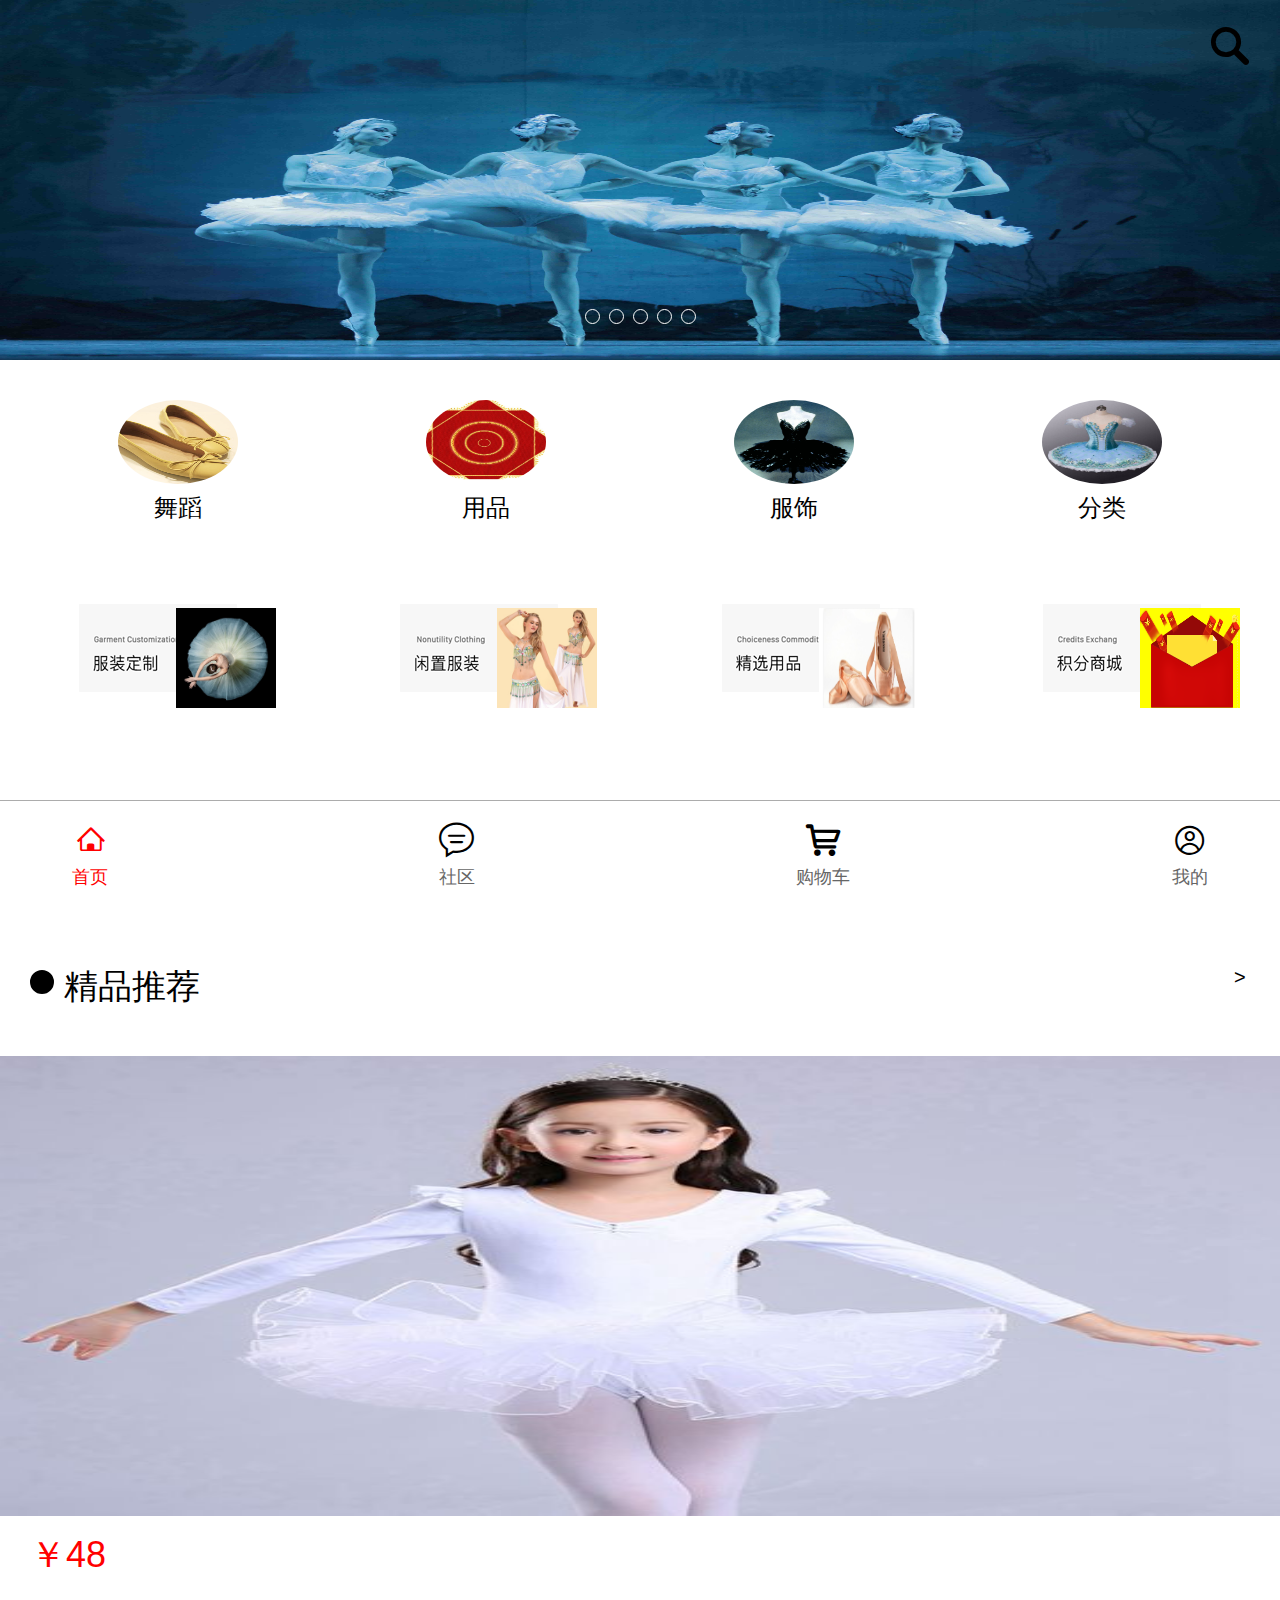
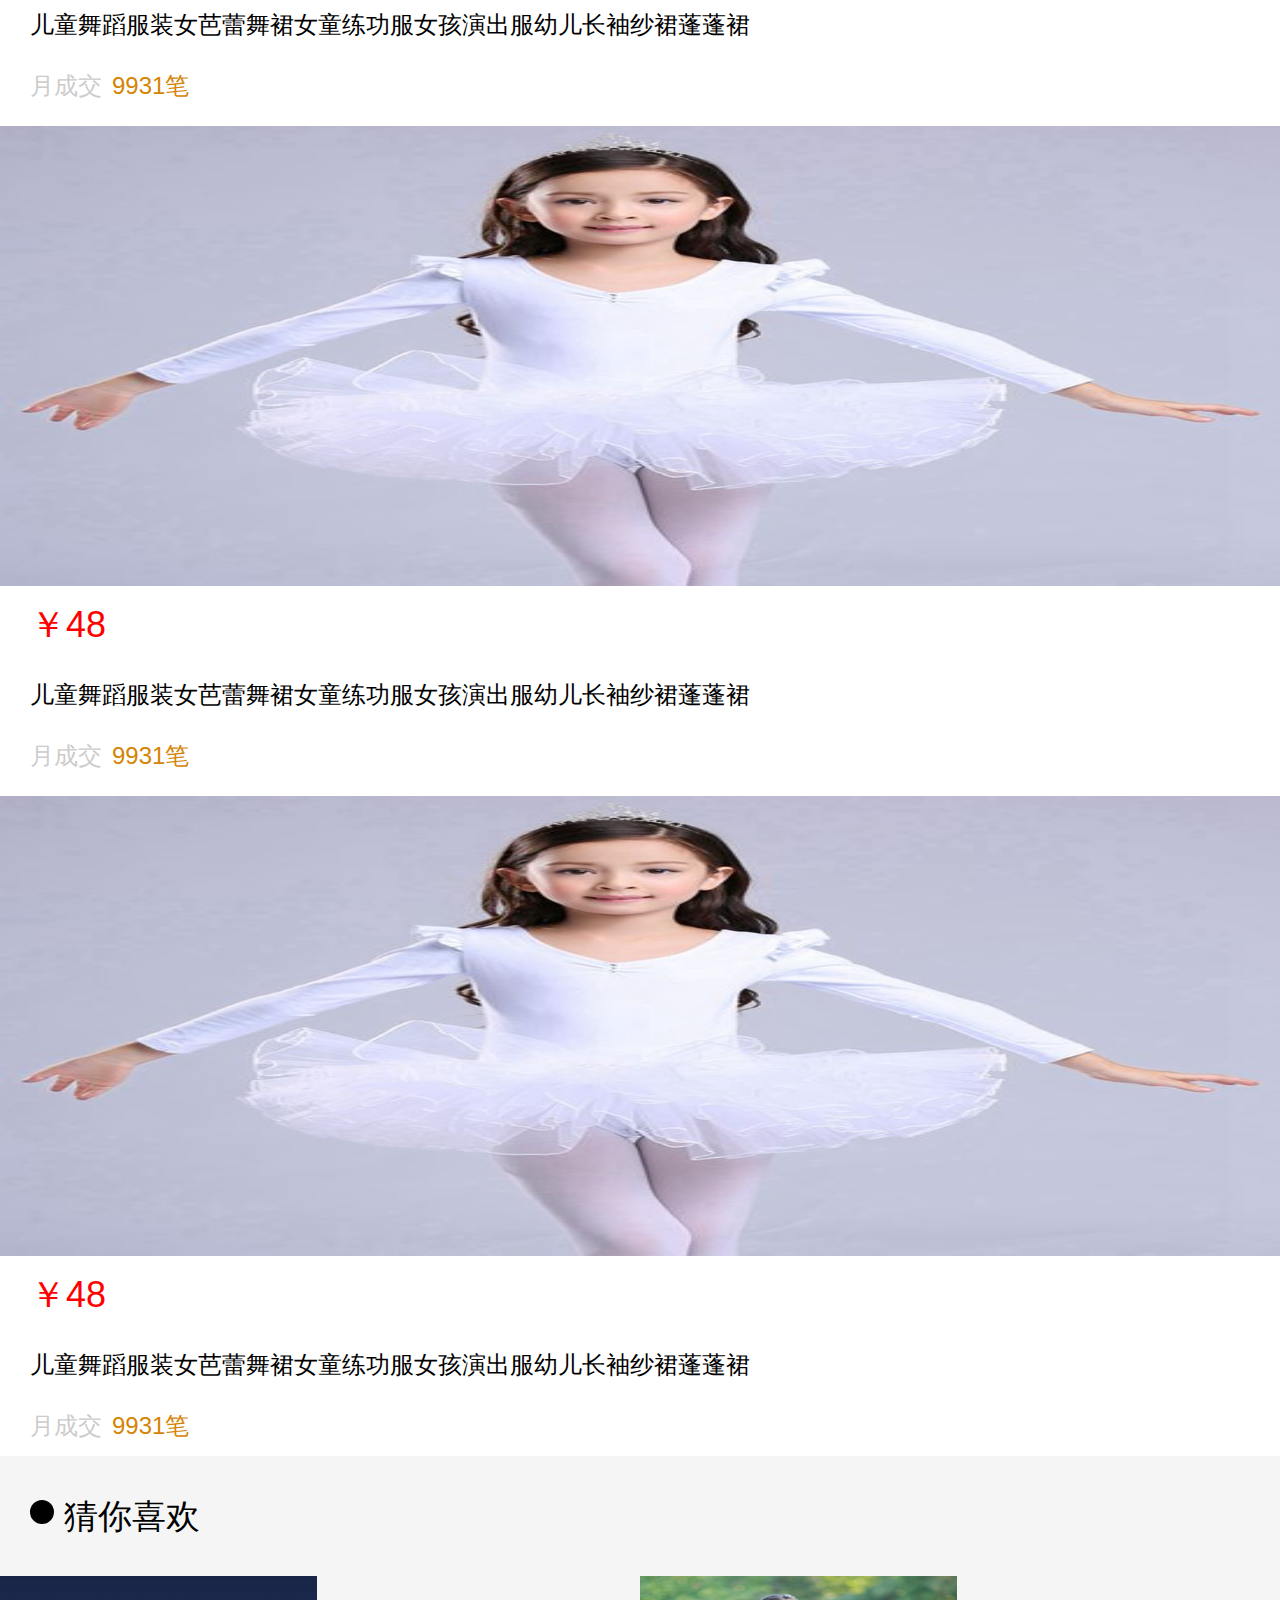
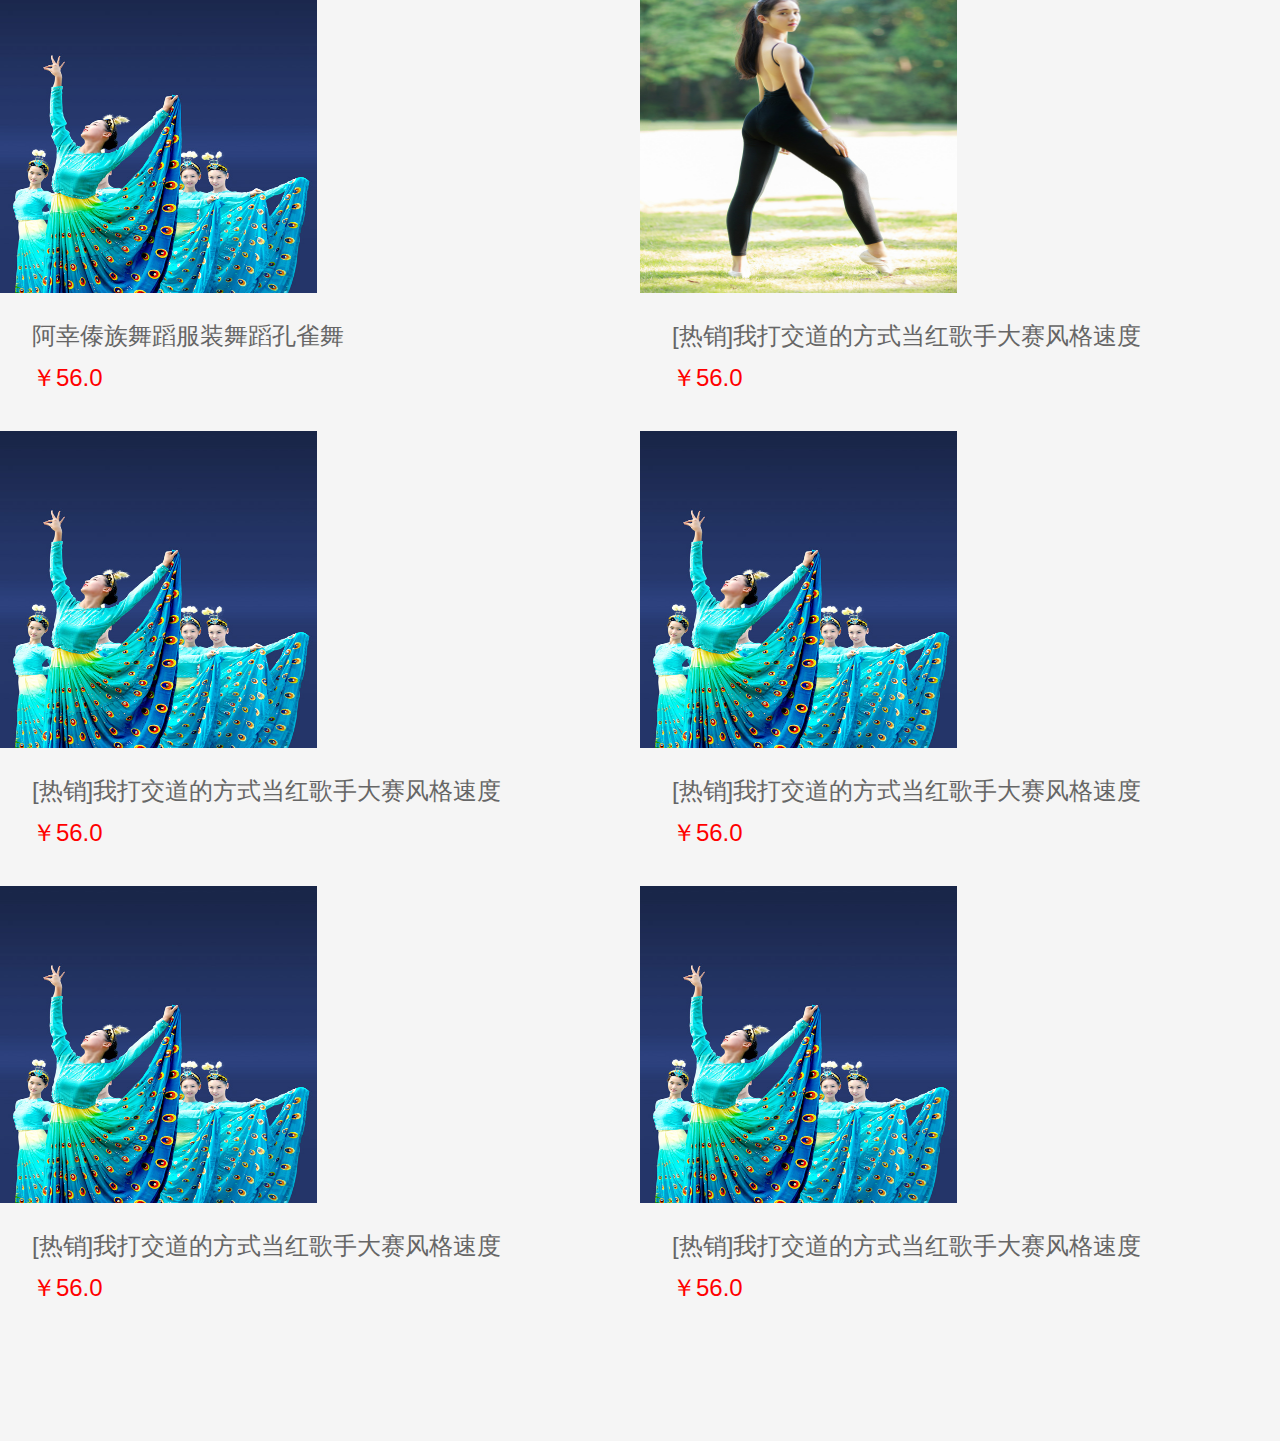
<file: index.html>
<!DOCTYPE html>
<html lang="en">
    <head>
        <meta charset="utf-8"> 
        <link rel="stylesheet" href="css/index.css">
        <meta name="viewport" content="width=device-width">
        <link rel="stylesheet" href="iconfont/iconfont.css">
        <script src="js/rem.js"></script>
        <link rel="shortcut icon" href="img/logo.png">
    </head>
    <body>
	<header>

		<a href="">
			<li class="iconfont icon-sousuo"></li>
		</a>
	</header>
	<section class="banner">
		<ul class="bannerpic">
			<li>
				<a href="">
					<img src="img/banner1.jpg" alt="">
				</a>
			</li>
			<li></li>
			<li></li>
			<li></li>
			<li></li>
		</ul>
		<ul class="bannerbtn">
			<li></li>
			<li></li>
			<li></li>
			<li></li>
			<li></li>
		</ul>
		
	</section>
	
	<section class="fenlei">
		<ul class="fenleipic">
			<li>
				<a href="">
					<img src="img/fenlei1.jpg" alt="">
					<div class="fenleiword">舞蹈</div>
				</a>
			</li>
			<li>
				<a href="">
					<img src="img/fenlei2.png" alt="">
					<div class="fenleiword">用品</div>
				</a>
			</li>
			<li>
				<a href="">
					<img src="img/fenlei3.png" alt="">
					<div class="fenleiword">服饰</div>
				</a>
			</li>
			<li>
				<a href="fenlei.html">
					<img src="img/fenlei4.png" alt="">
					<div class="fenleiword">分类</div>
				</a>
			</li>
		</ul>
	</section>
	<section class="functionList">
		<ul>
			<li>
				<a href="">
					<img src="img/functionlist1.jpg" alt="">
				</a>
			</li>
			<li>
				<a href="">
					<img src="img/functionlist3.jpg" alt="">
				</a>
			</li>
			<li>
				<a href="">
					<img src="img/functionlist2.jpg" alt="">
				</a>
			</li>
			<li>
				<a href="">
					<img src="img/functionlist4.png" alt="">
				</a>
			</li>
		</ul>
	</section>
	<!-- 精品推介开始 -->
	<section class="jingpin">
		<div class="top-head">
			<div class="top-head-left">
				<div class="dian"></div>
				<div class="title-word">
					精品推荐
				</div>
			</div>
			<div class="top-head-right">
			>
			</div>
		</div>
		<div class="jingpin-content">
			<img src="img/jingpin1.jpg" alt="">
			<div class="jingpin-word">
				<div class="jingpin-word1">￥48</div>
				<div class="jingpin-word2">儿童舞蹈服装女芭蕾舞裙女童练功服女孩演出服幼儿长袖纱裙蓬蓬裙</div>
				<div class="jingpin-word3">
					<div class="jingpin-word3-left">月成交
					</div>
				<div class="jingpin-word3-right">9931笔</div>
				</div>
			</div>
		</div>
			<div class="jingpin-content">
			<img src="img/jingpin1.jpg" alt="">
			<div class="jingpin-word">
				<div class="jingpin-word1">￥48</div>
				<div class="jingpin-word2">儿童舞蹈服装女芭蕾舞裙女童练功服女孩演出服幼儿长袖纱裙蓬蓬裙</div>
				<div class="jingpin-word3">
					<div class="jingpin-word3-left">月成交
					</div>
				<div class="jingpin-word3-right">9931笔</div>
				</div>
			</div>
		</div>
			<div class="jingpin-content">
			<img src="img/jingpin1.jpg" alt="">
			<div class="jingpin-word">
				<div class="jingpin-word1">￥48</div>
				<div class="jingpin-word2">儿童舞蹈服装女芭蕾舞裙女童练功服女孩演出服幼儿长袖纱裙蓬蓬裙</div>
				<div class="jingpin-word3">
					<div class="jingpin-word3-left">月成交
					</div>
				<div class="jingpin-word3-right">9931笔</div>
				</div>
			</div>
		</div>

	</section>

	<!-- 精品推介结束 -->

	<!-- 猜你喜欢开始 -->
    <section class="youlike">
      
            <div class="top-head">
			<div class="top-head-left">
				<div class="dian"></div>
				<div class="title-word">
					猜你喜欢
				</div>
			</div>
			
			</div>
		</div>
            <ul class="youlike-list">
                <li>
                    <a href="">
                        <img src="img/youlike (1).png" alt="">

                        <div class="youlike-word">
                            阿幸傣族舞蹈服装舞蹈孔雀舞
                        </div>
                        <div class="youlike-price">
                            ￥56.0
                        </div>
                    </a>
                </li>
                <li>
                    <a href="xaingqinye.html">
                        <img src="img/youlike (2).png" alt="">

                        <div class="youlike-word">
                            [热销]我打交道的方式当红歌手大赛风格速度
                        </div>
                        <div class="youlike-price">
                            ￥56.0
                        </div>
                    </a>
                </li>
                    <li>
                    <a href="">
                        <img src="img/youlike (1).png" alt="">

                        <div class="youlike-word">
                            [热销]我打交道的方式当红歌手大赛风格速度
                        </div>
                        <div class="youlike-price">
                            ￥56.0
                        </div>
                    </a>
                </li>
                    <li>
                    <a href="">
                        <img src="img/youlike (1).png" alt="">

                        <div class="youlike-word">
                            [热销]我打交道的方式当红歌手大赛风格速度
                        </div>
                        <div class="youlike-price">
                            ￥56.0
                        </div>
                    </a>
                </li>
                    <li>
                    <a href="">
                        <img src="img/youlike (1).png" alt="">

                        <div class="youlike-word">
                            [热销]我打交道的方式当红歌手大赛风格速度
                        </div>
                        <div class="youlike-price">
                            ￥56.0
                        </div>
                    </a>
                </li>
                    <li>
                    <a href="">
                        <img src="img/youlike (1).png" alt="">

                        <div class="youlike-word">
                            [热销]我打交道的方式当红歌手大赛风格速度
                        </div>
                        <div class="youlike-price">
                            ￥56.0
                        </div>
                    </a>
                </li>
               
            </ul>
    </section>

    <!-- 猜你喜欢结束 -->






<!-- footer开始 -->
	<footer>
		<ul class="footer-list">
			<li class="footer-name">
				<a href="index.html">
					<div class="footer-icon">
						<i class="iconfont icon-zhuye">
						</i>
					</div>
					<div class="footer-title">首页</div>
				</a>
			</li>
			<li class="footer-name">
				<a href="shequ.html">
					<div class="footer-icon">
						<i class="iconfont icon-shequ-copy">
						</i>
					</div>
					<div class="footer-title">社区</div>
				</a>
			</li>
			<li class="footer-name">
				<a href="gouwuche.html">
					<div class="footer-icon">
						<i class="iconfont icon-gouwuchekong">
						</i>
					</div>
					<div class="footer-title">购物车</div>
				</a>
			</li>
			<li class="footer-name">
				<a href="denglu.html">
					<div class="footer-icon">
						<i class="iconfont icon-wode">
						</i>
					</div>
					<div class="footer-title">我的</div>
				</a>
			</li>
		</ul>
	</footer>
    </body>
</html>
</file>
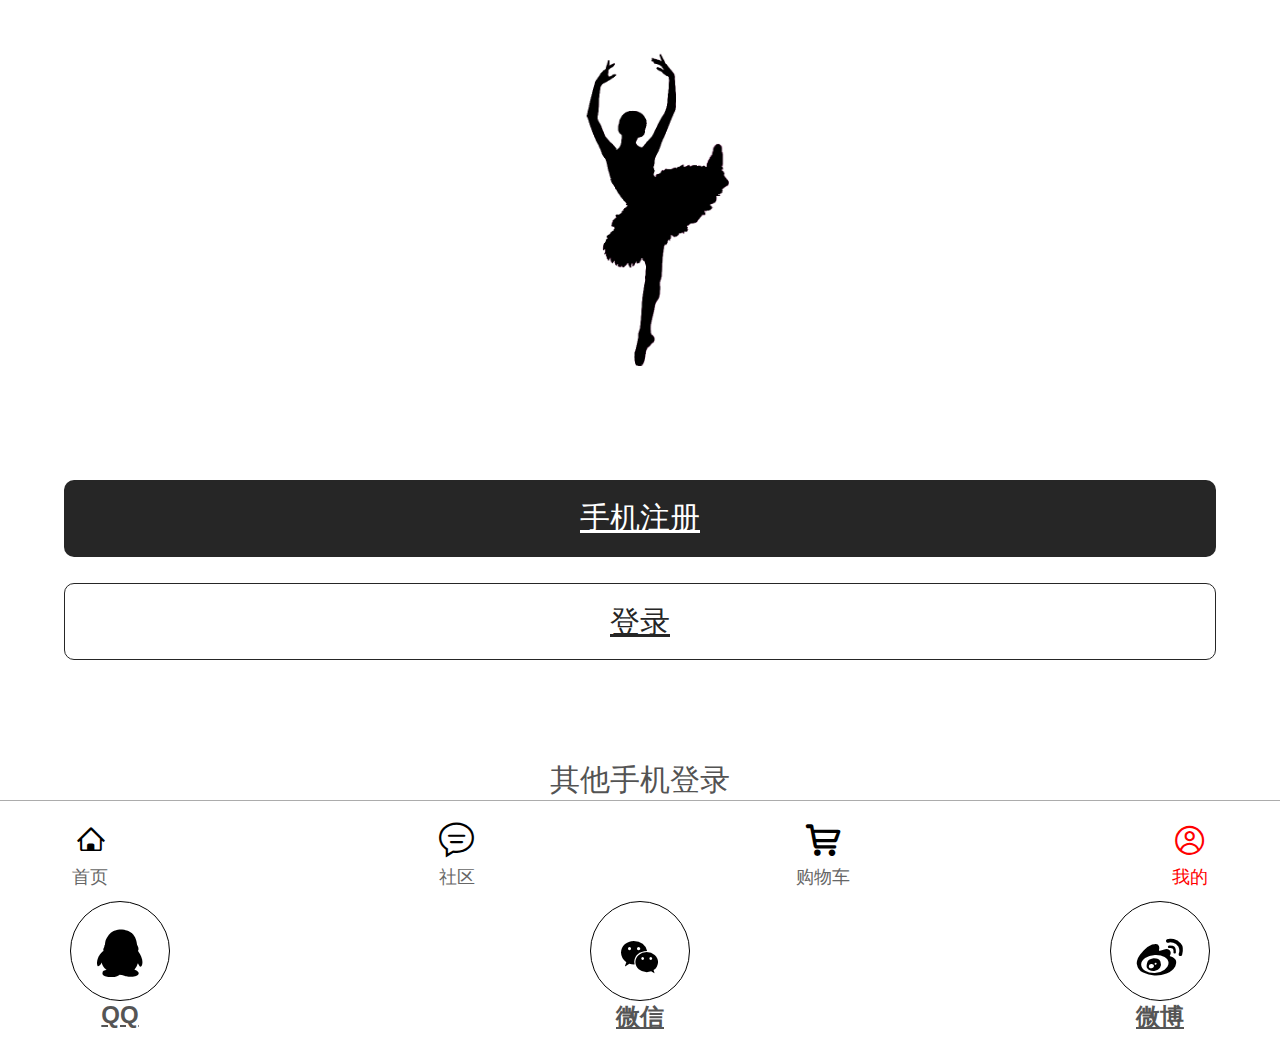
<file: denglu.html>
<!DOCTYPE html>
<html lang="en">
    <head>
        <meta charset="utf-8">
         <meta name="viewport" content="width=device-width">
        <link rel="stylesheet" href="css/denglu.css">
        <link rel="stylesheet" href="iconfont/iconfont.css">
        <script src="js/rem.js"></script>
        <link rel="shortcut icon" href="img/logo.png">
    </head>
    <body>
    <header>
    	<div class="logo" id="">
    		<img src="img/logo.png" alt="">

    	</div>
    	
    </header>
    <a href="" class="zhuce">
            手机注册
        </a>
        <a href="gerenzhongxin.html" class="denglu">
            登录
        </a>
        <a href="" class="qiehuan">
            其他手机登录
        </a>

        <ul class="icon-denglu">
            <li>
                <a href="">
                    <div class="top-icon">
                        <div class="icon">
                            <i class="iconfont icon-qq"></i>
                        </div>
                        
                    </div>
                    <div class="icon-name">
                        <b>QQ</b>
                    </div>
                </a>
            </li>
              <li>
                <a href="">
                    <div class="top-icon">
                        <div class="icon">
                            <i class="iconfont icon-weixin"></i>
                        </div>
                        
                    </div>
                    <div class="icon-name">
                        <b>微信</b>
                    </div>
                </a>
            </li>
              <li>
                <a href="">
                    <div class="top-icon">
                        <div class="icon">
                            <i class="iconfont icon-weibo"></i>
                        </div>
                        
                    </div>
                    <div class="icon-name">
                        <b>微博</b>
                    </div>
                </a>
            </li>
        </ul>


    <!-- footer开始 -->
    <footer>
        <ul class="footer-list">
            <li class="footer-name">
                <a href="index.html">
                    <div class="footer-icon">
                        <i class="iconfont icon-zhuye">
                        </i>
                    </div>
                    <div class="footer-title">首页</div>
                </a>
            </li>
            <li class="footer-name">
                <a href="shequ.html">
                    <div class="footer-icon">
                        <i class="iconfont icon-shequ-copy">
                        </i>
                    </div>
                    <div class="footer-title">社区</div>
                </a>
            </li>
            <li class="footer-name">
                <a href="gouwuche.html">
                    <div class="footer-icon">
                        <i class="iconfont icon-gouwuchekong">
                        </i>
                    </div>
                    <div class="footer-title">购物车</div>
                </a>
            </li>
            <li class="footer-name">
                <a href="denglu.html">
                    <div class="footer-icon">
                        <i class="iconfont icon-wode">
                        </i>
                    </div>
                    <div class="footer-title">我的</div>
                </a>
            </li>
        </ul>
    </footer>    
    </body>
</html>
</file>
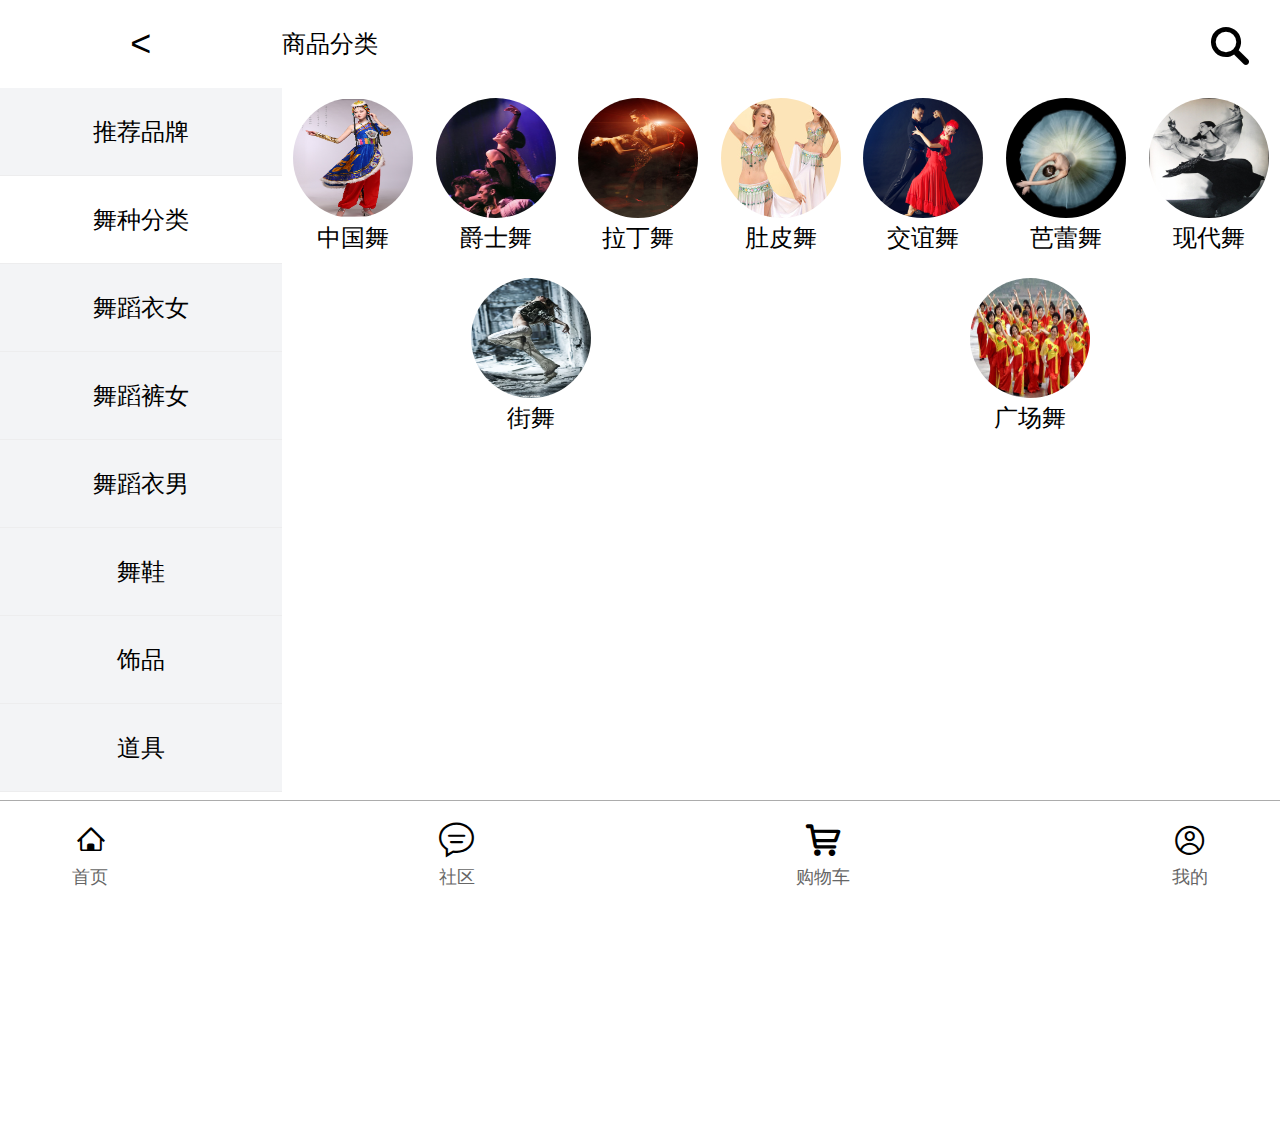
<file: fenlei.html>
<!DOCTYPE html>
<html lang="en">
    <head>
        <meta charset="utf-8">
        <link rel="stylesheet" href="css/fenlei.css">
        <meta name="viewport" content="width=device-width">
         <link rel="stylesheet" href="iconfont/iconfont.css">
        <script src="js/rem.js"></script>
        <link rel="shortcut icon" href="img/logo.png">
    </head>

    <body>

    <header>
    	<a href="">

			<li class="iconfont icon-sousuo"></li>
		</a>
    </header>
    <section class="title">
    	<a href="index.html" class="fanhui" >
    	 &lt;
    	</a>
    	<div class="title-name">商品分类</div>
    </section>
	<section class="List">
		<div class="list-name">
			<ul>
				<li>
					<a href="">
						推荐品牌
					</a>
				</li>
				<li>
					<a href="">
						舞种分类
					</a>
				</li>
				<li>
					<a href="">
						舞蹈衣女
					</a>
				</li>
				<li>
					<a href="">
						舞蹈裤女
					</a>
				</li>
				<li>
					<a href="">
						舞蹈衣男
					</a>
				</li>
				<li>
					<a href="">
						舞鞋
					</a>
				</li>
				<li>
					<a href="">
						饰品
					</a>
				</li>
				<li>
					<a href="">
						道具
					</a>
				</li>
			</ul>
		</div>
		<div class="listmian">
			<ul>
				<li>
					<a href="liebiao.html">
						<div class="listpic">
							<img src="img/zhongguo.jpg" alt="">
						</div>
						<div class="listname">
							中国舞
						</div>
					</a>
				</li>
				<li>
					<a href="">
						<div class="listpic">
							<img src="img/jueshi.jpg" alt="">
						</div>
						<div class="listname">
							爵士舞
						</div>
					</a>
				</li>
				<li>
					<a href="">
						<div class="listpic">
							<img src="img/lading.jpg" alt="">
						</div>
						<div class="listname">
							拉丁舞
						</div>
					</a>
				</li>
				<li>
					<a href="">
						<div class="listpic">
							<img src="img/dupi.jpg" alt="">
						</div>
						<div class="listname">
							肚皮舞
						</div>
					</a>
				</li>
				<li>
					<a href="">
						<div class="listpic">
							<img src="img/jiaoyi.jpg" alt="">
						</div>
						<div class="listname">
							交谊舞
						</div>
					</a>
				</li>
				<li>
					<a href="">
						<div class="listpic">
							<img src="img/balei.jpg" alt="">
						</div>
						<div class="listname">
							芭蕾舞
						</div>
					</a>
				</li>
				<li>
					<a href="">
						<div class="listpic">
							<img src="img/xd.jpg" alt="">
						</div>
						<div class="listname">
							现代舞
						</div>
					</a>
				</li>
				<li>
					<a href="">
						<div class="listpic">
							<img src="img/jiewu.jpg" alt="">
						</div>
						<div class="listname">
							街舞
						</div>
					</a>
				</li>
				<li>
					<a href="">
						<div class="listpic">
							<img src="img/guangchang.jpg" alt="">
						</div>
						<div class="listname">
							广场舞
						</div>
					</a>
				</li>

			</ul>
		</div>
	</section>




<!-- footer开始 -->
	<footer>
		<ul class="footer-list">
			<li class="footer-name">
				<a href="index.html">
					<div class="footer-icon">
						<i class="iconfont icon-zhuye">
						</i>
					</div>
					<div class="footer-title">首页</div>
				</a>
			</li>
			<li class="footer-name">
				<a href="shequ.html">
					<div class="footer-icon">
						<i class="iconfont icon-shequ-copy">
						</i>
					</div>
					<div class="footer-title">社区</div>
				</a>
			</li>
			<li class="footer-name">
				<a href="gouwuche.html">
					<div class="footer-icon">
						<i class="iconfont icon-gouwuchekong">
						</i>
					</div>
					<div class="footer-title">购物车</div>
				</a>
			</li>
			<li class="footer-name">
				<a href="denglu.html">
					<div class="footer-icon">
						<i class="iconfont icon-wode">
						</i>
					</div>
					<div class="footer-title">我的</div>
				</a>
			</li>
		</ul>
	</footer>
    </body>
    </body>
</html>
</file>
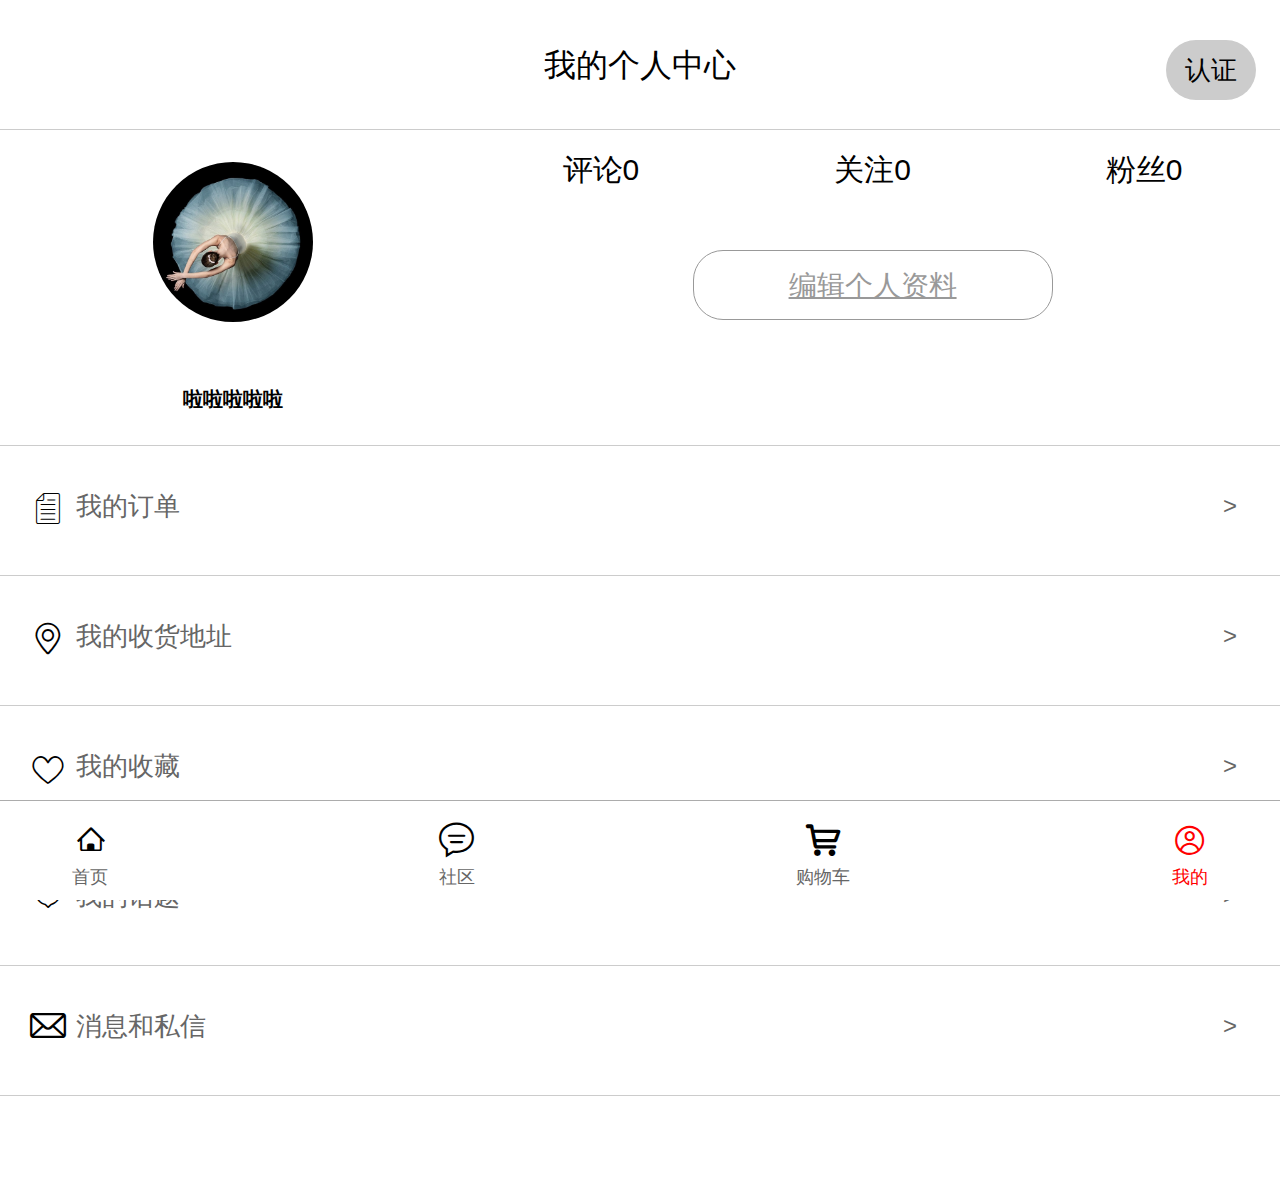
<file: gerenzhongxin.html>
<!DOCTYPE html>
<html lang="en">
    <head>
        <meta charset="utf-8">
        <link rel="stylesheet" href="css/gerenzhongxin.css">
        <meta name="viewport" content="width=device-width">
        <link rel="stylesheet" href="iconfont/iconfont.css">
        <script src="js/rem.js"></script>
        <link rel="shortcut icon" href="img/logo.png">
    </head>
    <body>
    <header>
    	<div class="title">我的个人中心</div>
    	<a href="" class="renzheng">
    		认证
    	</a>
    </header>
    <section class="xinxi">
    	<div class="touxiang">
    		<div class="pic">
    			<img src="img/balei.jpg" alt="">
    		</div>
    		<div class="name">
    			<b>啦啦啦啦啦</b>
    		</div>
    	</div>
    	<div class="ziliao">
    		<ul class="list">
    			<li>
    				<a href="">
    					评论0
    				</a>
    			</li>
    			<li>
    				<a href="">
    					关注0
    				</a>
    			</li>
    			<li>
    				<a href="">
    					粉丝0
    				</a>
    			</li>
    		</ul>
    		<div class="bianji">
    			编辑个人资料
    		</div>
    	</div>
    </section>
    <div class="biao">
    <a href="" class="liebiao">
    	<div class="icon">
    		<i class="iconfont icon-dingdan"></i>
    	</div>
    	<div class="mingcheng">我的订单</div>
    	<div class="jiantou">
    	&gt;
    	</div>
    </a>
    <a href="" class="liebiao">
    	<div class="icon">
    		<i class="iconfont icon-dizhi"></i>
    	</div>
    	<div class="mingcheng">我的收货地址</div>
    	<div class="jiantou">
    	&gt;
    	</div>
    </a>
    <a href="" class="liebiao">
    	<div class="icon">
    		<i class="iconfont icon-aixin"></i>
    	</div>
    	<div class="mingcheng">我的收藏</div>
    	<div class="jiantou">
    	&gt;
    	</div>
    </a>
    <a href="" class="liebiao">
    	<div class="icon">
    		<i class="iconfont icon-01"></i>
    	</div>
    	<div class="mingcheng">我的话题</div>
    	<div class="jiantou">
    	&gt;
    	</div>
    </a>
    <a href="" class="liebiao">
    	<div class="icon">
    		<i class="iconfont icon-sixin"></i>
    	</div>
    	<div class="mingcheng">消息和私信</div>
    	<div class="jiantou">
    	&gt;
    	</div>
    </a>
	</div>


    <!-- footer开始 -->
	<footer>
		<ul class="footer-list">
			<li class="footer-name">
				<a href="index.html">
					<div class="footer-icon">
						<i class="iconfont icon-zhuye">
						</i>
					</div>
					<div class="footer-title">首页</div>
				</a>
			</li>
			<li class="footer-name">
				<a href="shequ.html">
					<div class="footer-icon">
						<i class="iconfont icon-shequ-copy">
						</i>
					</div>
					<div class="footer-title">社区</div>
				</a>
			</li>
			<li class="footer-name">
				<a href="gouwuche.html">
					<div class="footer-icon">
						<i class="iconfont icon-gouwuchekong">
						</i>
					</div>
					<div class="footer-title">购物车</div>
				</a>
			</li>
			<li class="footer-name">
				<a href="denglu.html">
					<div class="footer-icon">
						<i class="iconfont icon-wode">
						</i>
					</div>
					<div class="footer-title">我的</div>
				</a>
			</li>
		</ul>
	</footer>
    </body>
</html>
</file>
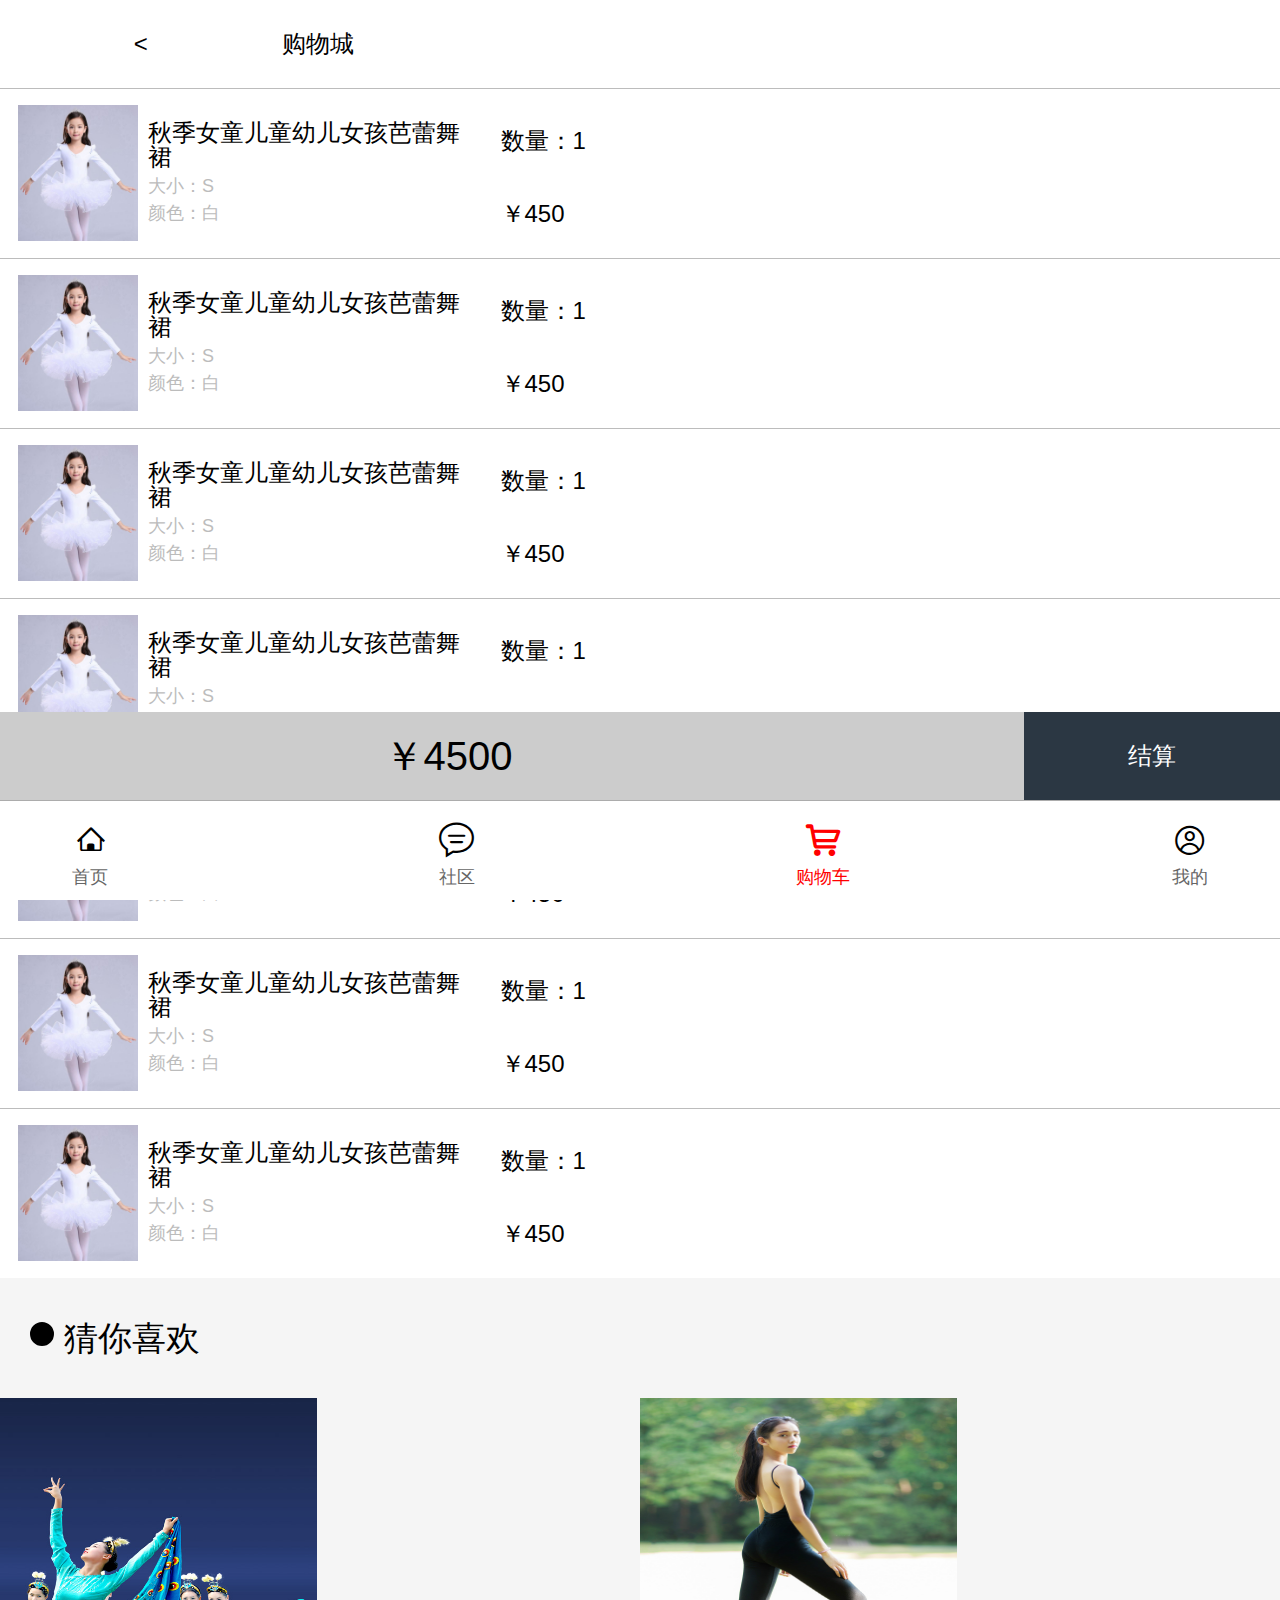
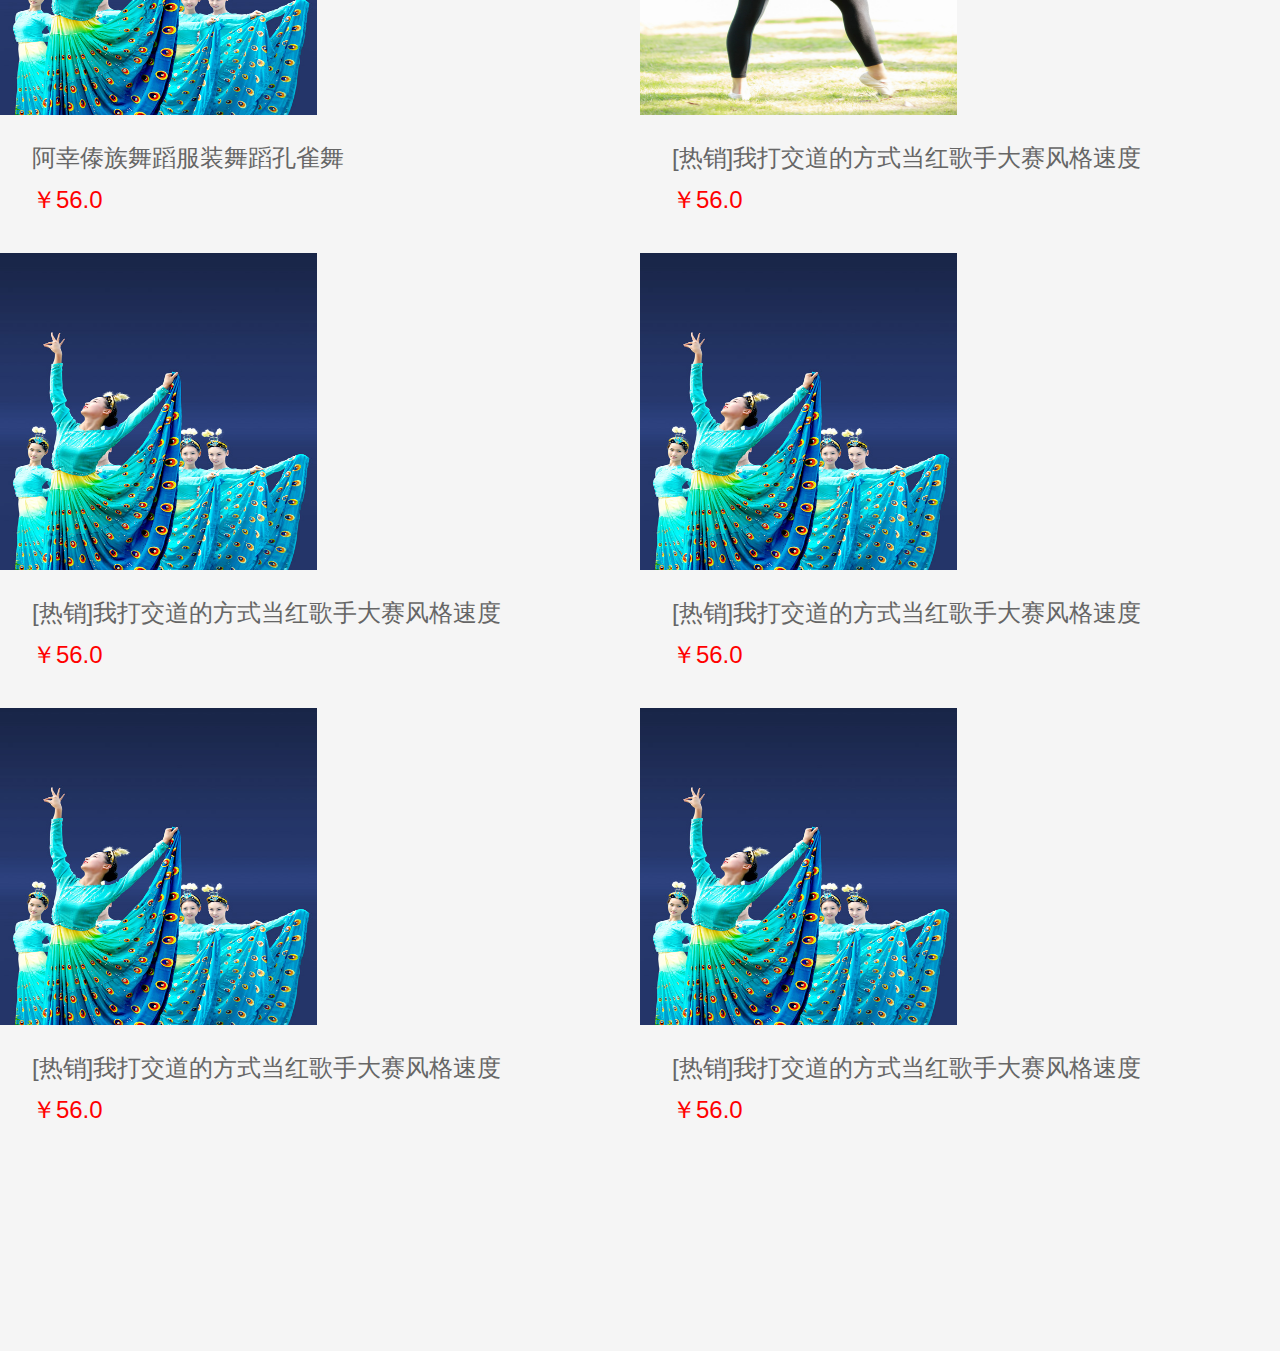
<file: gouwuche.html>
<!DOCTYPE html>
<html lang="en">
    <head>
        <meta charset="utf-8">
         <link rel="stylesheet" href="css/gouwuche.css">
        <meta name="viewport" content="width=device-width">
        <link rel="stylesheet" href="iconfont/iconfont.css">
        <script src="js/rem.js"></script>
        <link rel="shortcut icon" href="img/logo.png">
    </head>
    <body>
	<header>
		<div class="title-icon">
			&lt;
		</div>
		<div class="title-name">
			购物城
		</div>
	</header>
	<main>
		<ul class="list">
			<li>
				<div class="list-left">
					<img src="img/bai.jpg" alt="">
				</div>
				<div class="list-right">
					<div class="xinxi">
						<div class="xinxi-name">
						秋季女童儿童幼儿女孩芭蕾舞裙
						</div>
						<div class="size">
							大小：S
						</div>
						<div class="color">颜色：白</div>
					</div>
					<div class="price">
						<div class="shuliang">数量：1</div>
						<div class="jiage">￥450</div>
					</div>

				</div>
			</li>
			<li>
				<div class="list-left">
					<img src="img/bai.jpg" alt="">
				</div>
				<div class="list-right">
					<div class="xinxi">
						<div class="xinxi-name">
						秋季女童儿童幼儿女孩芭蕾舞裙
						</div>
						<div class="size">
							大小：S
						</div>
						<div class="color">颜色：白</div>
					</div>
					<div class="price">
						<div class="shuliang">数量：1</div>
						<div class="jiage">￥450</div>
					</div>

				</div>
			</li>
			<li>
				<div class="list-left">
					<img src="img/bai.jpg" alt="">
				</div>
				<div class="list-right">
					<div class="xinxi">
						<div class="xinxi-name">
						秋季女童儿童幼儿女孩芭蕾舞裙
						</div>
						<div class="size">
							大小：S
						</div>
						<div class="color">颜色：白</div>
					</div>
					<div class="price">
						<div class="shuliang">数量：1</div>
						<div class="jiage">￥450</div>
					</div>

				</div>
			</li>
			<li>
				<div class="list-left">
					<img src="img/bai.jpg" alt="">
				</div>
				<div class="list-right">
					<div class="xinxi">
						<div class="xinxi-name">
						秋季女童儿童幼儿女孩芭蕾舞裙
						</div>
						<div class="size">
							大小：S
						</div>
						<div class="color">颜色：白</div>
					</div>
					<div class="price">
						<div class="shuliang">数量：1</div>
						<div class="jiage">￥450</div>
					</div>

				</div>
			</li>
			<li>
				<div class="list-left">
					<img src="img/bai.jpg" alt="">
				</div>
				<div class="list-right">
					<div class="xinxi">
						<div class="xinxi-name">
						秋季女童儿童幼儿女孩芭蕾舞裙
						</div>
						<div class="size">
							大小：S
						</div>
						<div class="color">颜色：白</div>
					</div>
					<div class="price">
						<div class="shuliang">数量：1</div>
						<div class="jiage">￥450</div>
					</div>

				</div>
			</li>
			<li>
				<div class="list-left">
					<img src="img/bai.jpg" alt="">
				</div>
				<div class="list-right">
					<div class="xinxi">
						<div class="xinxi-name">
						秋季女童儿童幼儿女孩芭蕾舞裙
						</div>
						<div class="size">
							大小：S
						</div>
						<div class="color">颜色：白</div>
					</div>
					<div class="price">
						<div class="shuliang">数量：1</div>
						<div class="jiage">￥450</div>
					</div>

				</div>
			</li>
			<li>
				<div class="list-left">
					<img src="img/bai.jpg" alt="">
				</div>
				<div class="list-right">
					<div class="xinxi">
						<div class="xinxi-name">
						秋季女童儿童幼儿女孩芭蕾舞裙
						</div>
						<div class="size">
							大小：S
						</div>
						<div class="color">颜色：白</div>
					</div>
					<div class="price">
						<div class="shuliang">数量：1</div>
						<div class="jiage">￥450</div>
					</div>

				</div>
			</li>
		</ul>
	</main>

		<!-- 猜你喜欢开始 -->
    <section class="youlike">
      
            <div class="top-head">
			<div class="top-head-left">
				<div class="dian"></div>
				<div class="title-word">
					猜你喜欢
				</div>
			</div>
			
			</div>
		</div>
            <ul class="youlike-list">
                <li>
                    <a href="">
                        <img src="img/youlike (1).png" alt="">

                        <div class="youlike-word">
                            阿幸傣族舞蹈服装舞蹈孔雀舞
                        </div>
                        <div class="youlike-price">
                            ￥56.0
                        </div>
                    </a>
                </li>
                <li>
                    <a href="">
                        <img src="img/youlike (2).png" alt="">

                        <div class="youlike-word">
                            [热销]我打交道的方式当红歌手大赛风格速度
                        </div>
                        <div class="youlike-price">
                            ￥56.0
                        </div>
                    </a>
                </li>
                    <li>
                    <a href="">
                        <img src="img/youlike (1).png" alt="">

                        <div class="youlike-word">
                            [热销]我打交道的方式当红歌手大赛风格速度
                        </div>
                        <div class="youlike-price">
                            ￥56.0
                        </div>
                    </a>
                </li>
                    <li>
                    <a href="">
                        <img src="img/youlike (1).png" alt="">

                        <div class="youlike-word">
                            [热销]我打交道的方式当红歌手大赛风格速度
                        </div>
                        <div class="youlike-price">
                            ￥56.0
                        </div>
                    </a>
                </li>
                    <li>
                    <a href="">
                        <img src="img/youlike (1).png" alt="">

                        <div class="youlike-word">
                            [热销]我打交道的方式当红歌手大赛风格速度
                        </div>
                        <div class="youlike-price">
                            ￥56.0
                        </div>
                    </a>
                </li>
                    <li>
                    <a href="">
                        <img src="img/youlike (1).png" alt="">

                        <div class="youlike-word">
                            [热销]我打交道的方式当红歌手大赛风格速度
                        </div>
                        <div class="youlike-price">
                            ￥56.0
                        </div>
                    </a>
                </li>
               
            </ul>
    </section>

    <!-- 猜你喜欢结束 -->

	<section class="jiesuan">
		<div class="zongjia">
			￥4500
		</div>
		<a href="" class="checkout">结算</a>
	</section>





    <!-- footer开始 -->
	<footer>
		<ul class="footer-list">
			<li class="footer-name">
				<a href="index.html">
					<div class="footer-icon">
						<i class="iconfont icon-zhuye">
						</i>
					</div>
					<div class="footer-title">首页</div>
				</a>
			</li>
			<li class="footer-name">
				<a href="shequ.html">
					<div class="footer-icon">
						<i class="iconfont icon-shequ-copy">
						</i>
					</div>
					<div class="footer-title">社区</div>
				</a>
			</li>
			<li class="footer-name">
				<a href="gouwuche.html">
					<div class="footer-icon">
						<i class="iconfont icon-gouwuchekong">
						</i>
					</div>
					<div class="footer-title">购物车</div>
				</a>
			</li>
			<li class="footer-name">
				<a href="denglu.html">
					<div class="footer-icon">
						<i class="iconfont icon-wode">
						</i>
					</div>
					<div class="footer-title">我的</div>
				</a>
			</li>
		</ul>
	</footer>
    </body>
</html>
</file>
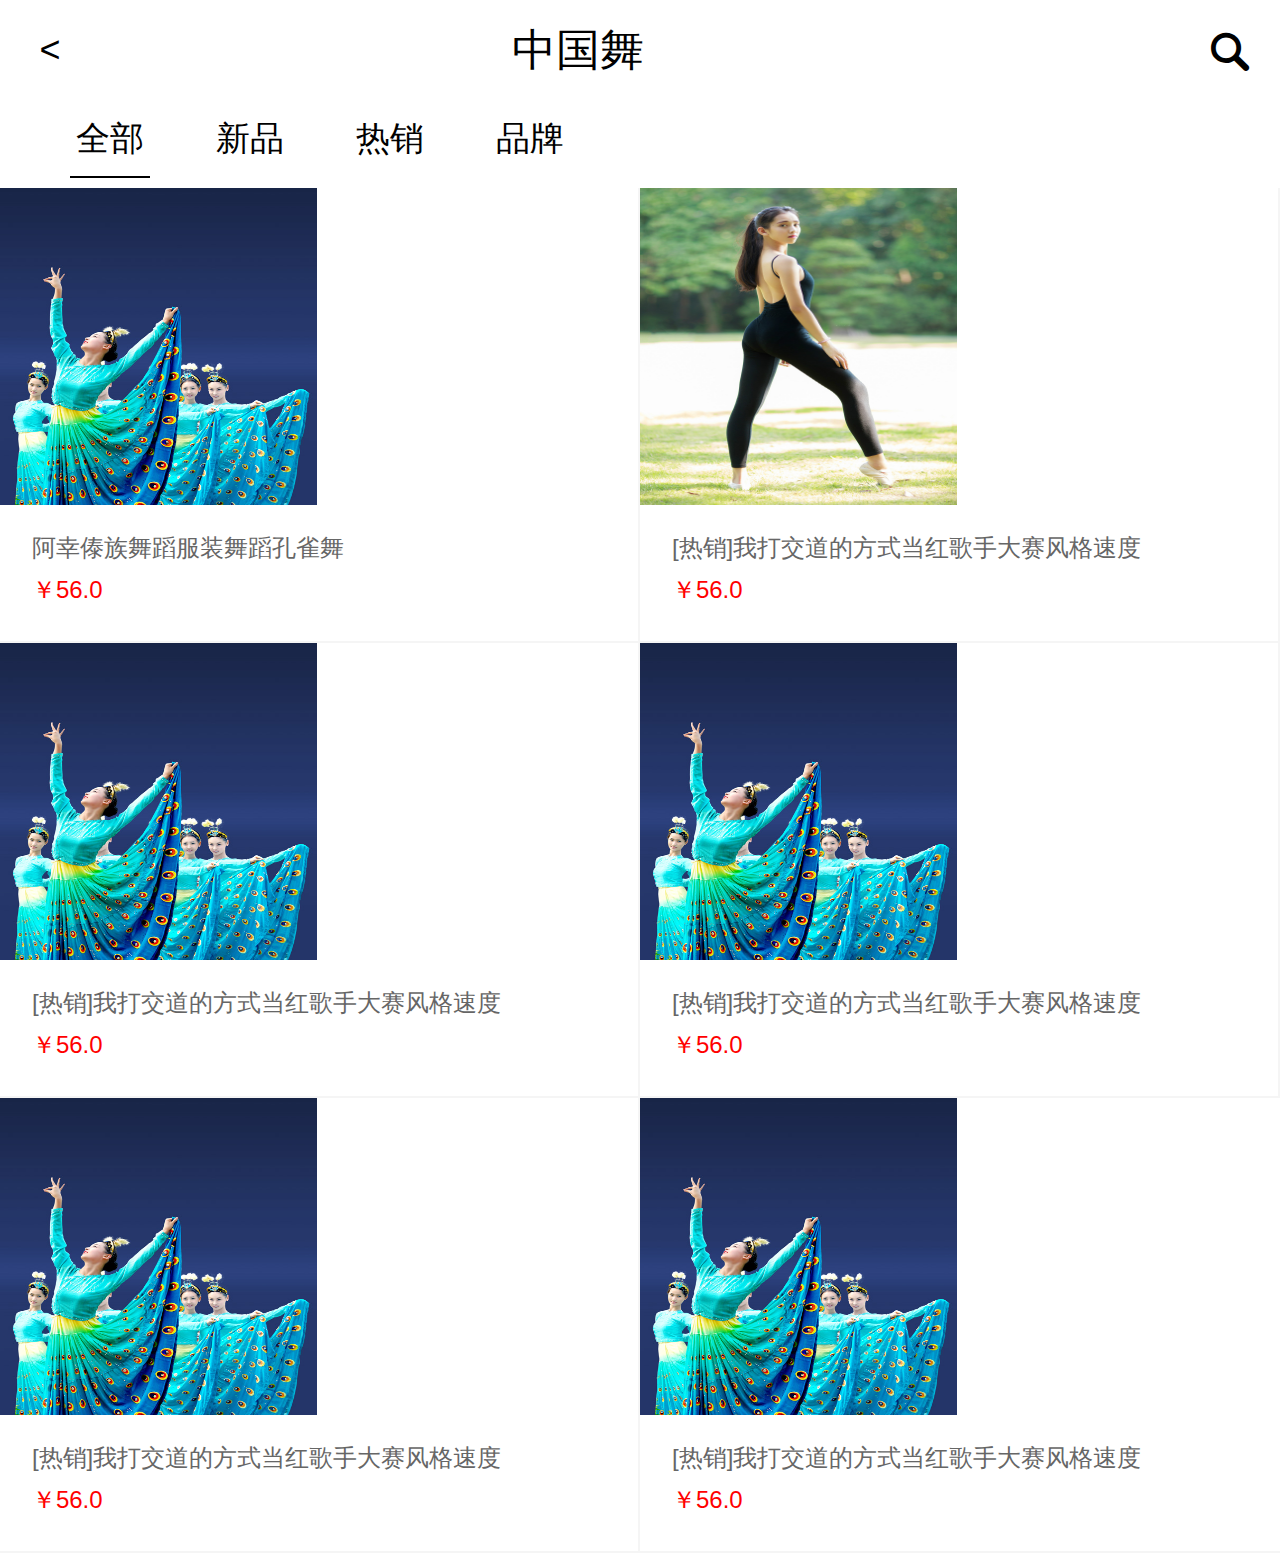
<file: liebiao.html>
<!DOCTYPE html>
<html lang="en">
    <head>
        <meta charset="utf-8">
        <link rel="stylesheet" href="css/liebiao.css">
         <meta name="viewport" content="width=device-width">
        <link rel="stylesheet" href="iconfont/iconfont.css">
        <script src="js/rem.js"></script>
        <link rel="shortcut icon" href="img/logo.png">
    </head>
    <body>
    <header>
		<a href="fenlei.html" class="fanhui">
			&lt;
		</a>
		<div class="name">
			中国舞
		</div>
		<a href="sousuo.html" class="sousuo">
			<i class="iconfont icon-sousuo"></i>
		</a>
		<div class="list">
			<ul>
				<li>全部</li>
				<li>新品</li>
				<li>热销</li>
				<li>品牌</li>
			</ul>
			
		</div>
	</header>
	<ul class="youlike-list">
                <li>
                    <a href="">
                        <img src="img/youlike (1).png" alt="">

                        <div class="youlike-word">
                            阿幸傣族舞蹈服装舞蹈孔雀舞
                        </div>
                        <div class="youlike-price">
                            ￥56.0
                        </div>
                    </a>
                </li>
                <li>
                    <a href="xaingqinye.html">
                        <img src="img/youlike (2).png" alt="">

                        <div class="youlike-word">
                            [热销]我打交道的方式当红歌手大赛风格速度
                        </div>
                        <div class="youlike-price">
                            ￥56.0
                        </div>
                    </a>
                </li>
                    <li>
                    <a href="">
                        <img src="img/youlike (1).png" alt="">

                        <div class="youlike-word">
                            [热销]我打交道的方式当红歌手大赛风格速度
                        </div>
                        <div class="youlike-price">
                            ￥56.0
                        </div>
                    </a>
                </li>
                    <li>
                    <a href="">
                        <img src="img/youlike (1).png" alt="">

                        <div class="youlike-word">
                            [热销]我打交道的方式当红歌手大赛风格速度
                        </div>
                        <div class="youlike-price">
                            ￥56.0
                        </div>
                    </a>
                </li>
                    <li>
                    <a href="">
                        <img src="img/youlike (1).png" alt="">

                        <div class="youlike-word">
                            [热销]我打交道的方式当红歌手大赛风格速度
                        </div>
                        <div class="youlike-price">
                            ￥56.0
                        </div>
                    </a>
                </li>
                    <li>
                    <a href="">
                        <img src="img/youlike (1).png" alt="">

                        <div class="youlike-word">
                            [热销]我打交道的方式当红歌手大赛风格速度
                        </div>
                        <div class="youlike-price">
                            ￥56.0
                        </div>
                    </a>
                </li>
               
            </ul>



    </body>
</html>
</file>
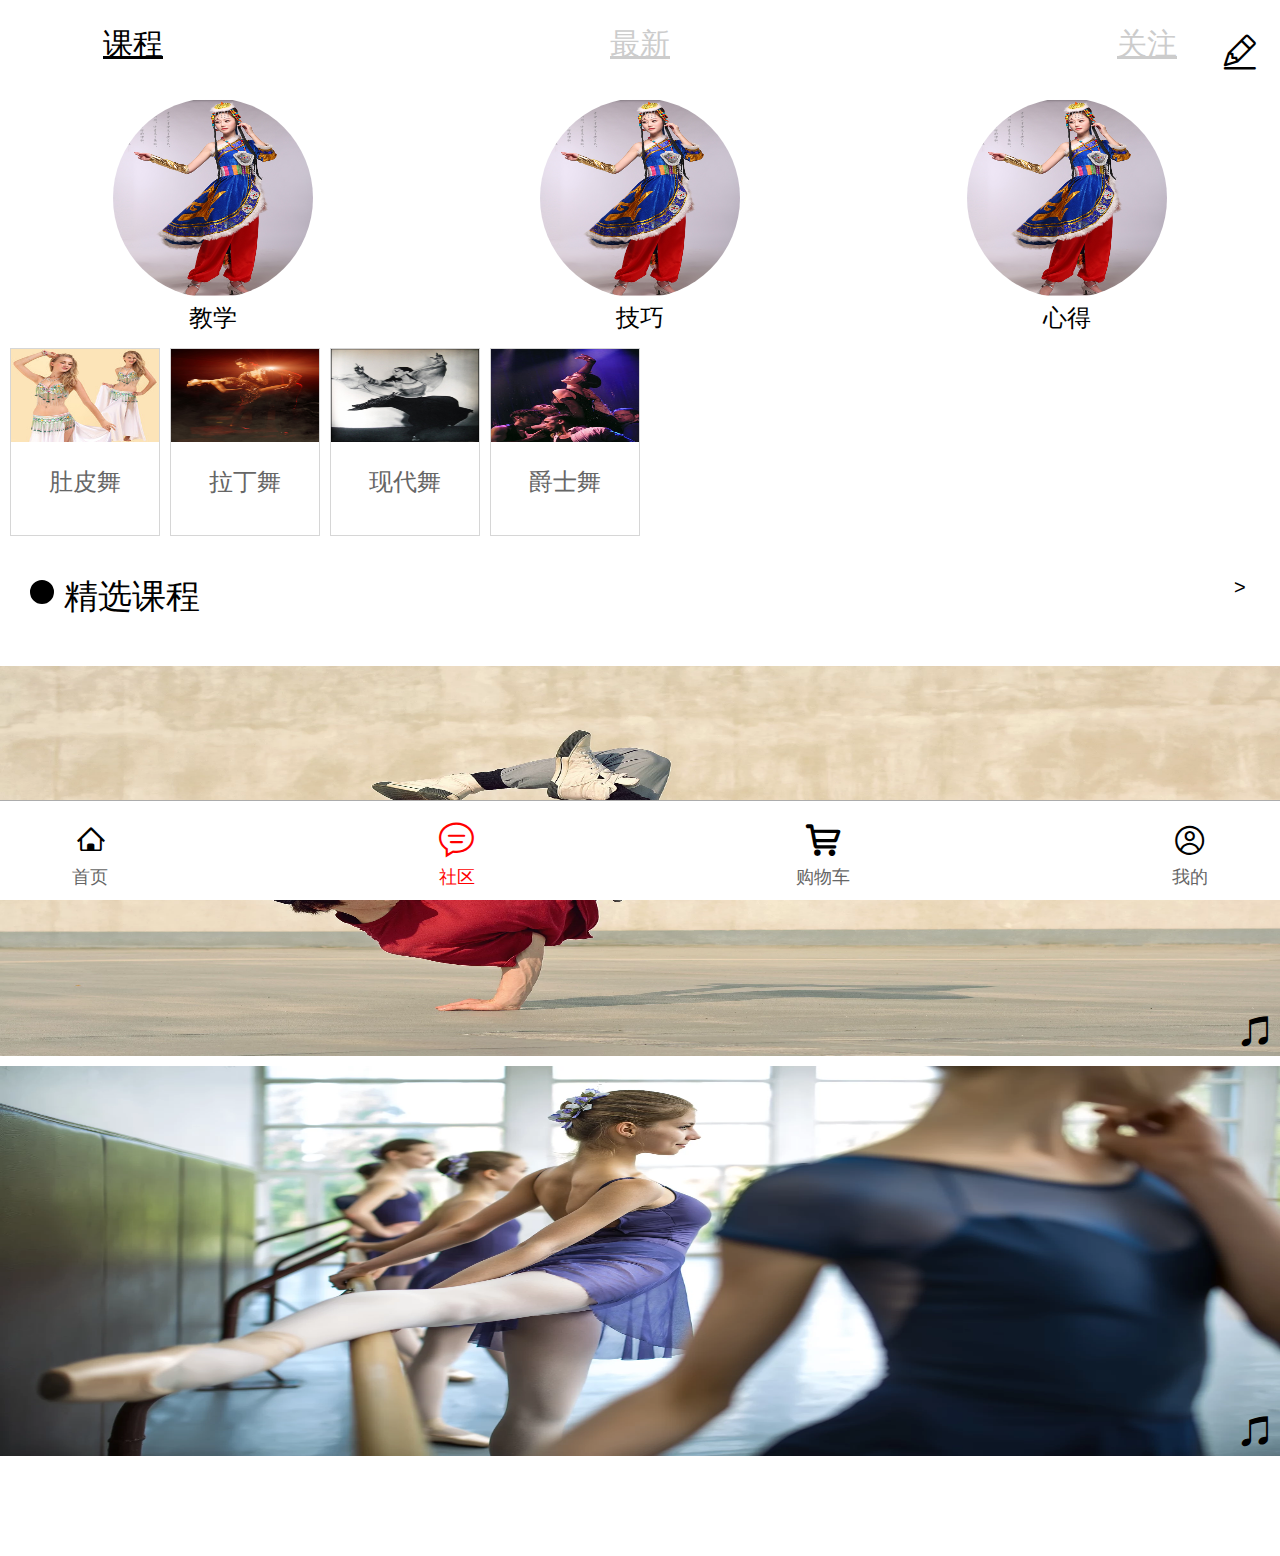
<file: shequ.html>
<!DOCTYPE html>
<html lang="en">
    <head>
        <meta charset="utf-8">
		<link rel="stylesheet" href="css/shequ.css">
         <meta name="viewport" content="width=device-width">
        <link rel="stylesheet" href="iconfont/iconfont.css">
        <script src="js/rem.js"></script>
        <link rel="shortcut icon" href="img/logo.png">
    </head>
    <body>
    <header>
    	<ul>
    		<li>
    			<a href="">课程</a>
    		</li>
    		<li>
    			<a href="">最新</a>
    		</li>
    		<li>
    			<a href="">关注</a>
    		</li>
    	</ul>
    	<i class="iconfont icon-huabi"></i>
    </header>

	<main>
		<ul class="zhonglei">
			<li>
				<a href="">
						<div class="listpic">
							<img src="img/zhongguo.jpg" alt="">
						</div>
						<div class="listname">
							教学
						</div>
					</a>
			</li>
			<li>
				<a href="">
						<div class="listpic">
							<img src="img/zhongguo.jpg" alt="">
						</div>
						<div class="listname">
							技巧
						</div>
					</a>
			</li>
			<li>
				<a href="">
						<div class="listpic">
							<img src="img/zhongguo.jpg" alt="">
						</div>
						<div class="listname">
							心得
						</div>
					</a>
			</li>
		</ul>
		<ul class="wuzhong">
			<li>
				<a href="">
					<img src="img/dupi.jpg" alt="">
					<div class="wuzhong-name">肚皮舞</div>	
				</a>
			</li>
			<li>
				<a href="">
					<img src="img/lading.jpg" alt="">
					<div class="wuzhong-name">拉丁舞</div>	
				</a>
			</li>
			<li>
				<a href="">
					<img src="img/xd.jpg" alt="">
					<div class="wuzhong-name">现代舞</div>	
				</a>
			</li>
			<li>
				<a href="">
					<img src="img/jueshi.jpg" alt="">
					<div class="wuzhong-name">爵士舞</div>	
				</a>
			</li>
		</ul>
		<div class="shiping">
			<div class="top-head">
			<div class="top-head-left">
				<div class="dian"></div>
				<div class="title-word">
					精选课程
				</div>
			</div>
			<div class="top-head-right">
			>
			</div>
		</div>
			<ul>
				<li>
					<img src="img/jiaoxue1.jpg" alt="">
					<i class="iconfont icon-yinfu"></i>
				</li>
				<li>
					<img src="img/jiaoxue2.jpg" alt="">
					<i class="iconfont icon-yinfu"></i>
				</li>
			</ul>
		</div>
	</main>

    <!-- footer开始 -->
	<footer>
		<ul class="footer-list">
			<li class="footer-name">
				<a href="index.html">
					<div class="footer-icon">
						<i class="iconfont icon-zhuye">
						</i>
					</div>
					<div class="footer-title">首页</div>
				</a>
			</li>
			<li class="footer-name">
				<a href="shequ.html">
					<div class="footer-icon">
						<i class="iconfont icon-shequ-copy">
						</i>
					</div>
					<div class="footer-title">社区</div>
				</a>
			</li>
			<li class="footer-name">
				<a href="gouwuche.html">
					<div class="footer-icon">
						<i class="iconfont icon-gouwuchekong">
						</i>
					</div>
					<div class="footer-title">购物车</div>
				</a>
			</li>
			<li class="footer-name">
				<a href="denglu.html">
					<div class="footer-icon">
						<i class="iconfont icon-wode">
						</i>
					</div>
					<div class="footer-title">我的</div>
				</a>
			</li>
		</ul>
	</footer>
    </body>
</html>
</file>
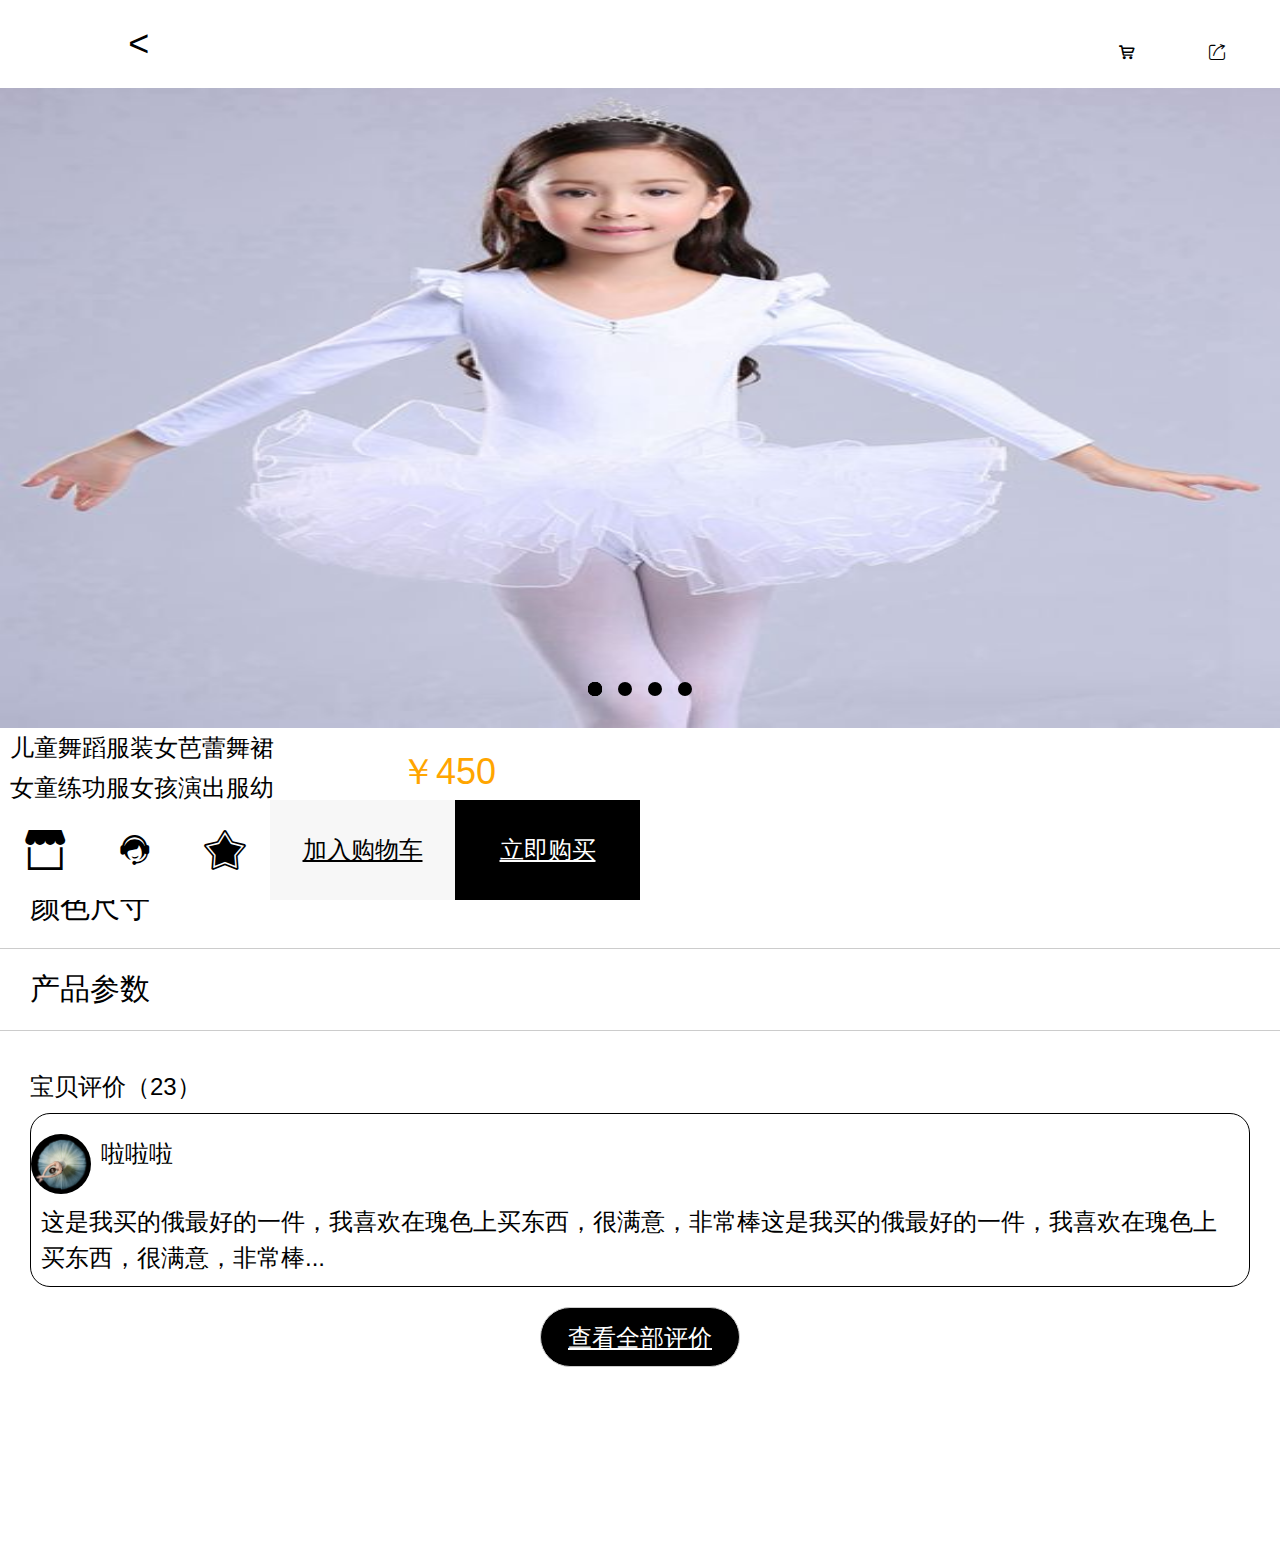
<file: xaingqinye.html>
<!DOCTYPE html>
<html lang="en">
    <head>
        <meta charset="utf-8">
        <link rel="stylesheet" href="css/xiangqing.css">
         <meta name="viewport" content="width=device-width">
        <link rel="stylesheet" href="iconfont/iconfont.css">
        <script src="js/rem.js"></script>
        <link rel="shortcut icon" href="img/logo.png">
    </head>
    </head>
    <body>
    <header>
    	<div class="fanhui">
    		<a href="liebiao.html">
    			&lt;
    		</a>
    	</div>
		<div class="box">
			<a href="gouwuche.html" class="gouwuche">
				<i class="iconfont icon-gouwuchekong"></i>
			</a>
			<div class="fenxiang">
				<i class="iconfont icon-fenxiang"></i>
			</div>
		</div>
    	
    </header>
    <!-- main -->
	<main>
		<div class="tupian">
			<ul class="pic">
				<li>
					<img src="img/bai.jpg" alt="">
				</li>
				<li>
					<img src="img/bai.jpg" alt="">
				</li>
				<li>
					<img src="img/bai.jpg" alt="">
				</li>
				<li>
					<img src="img/bai.jpg" alt="">
				</li>
				<ul class="btn">
					<li></li>
					<li></li>
					<li></li>
					<li></li>
				</ul>
			</ul>
			<ul class="btn">
					<li></li>
					<li></li>
					<li></li>
					<li></li>
			</ul>
		</div>
		<div class="name">
			儿童舞蹈服装女芭蕾舞裙女童练功服女孩演出服幼儿长袖纱裙蓬蓬裙
		</div>
		<div class="price">
			￥450
		</div>
		<div class="yuexiao">
			月销售量：243笔
		</div>
		
		<div class="size">
			颜色尺寸
		</div>
		<div class="canshu">
			产品参数
		</div>
		<div class="pingjia">
			<div class="pj-top">
				宝贝评价（23）
			</div>
			<div class="content">
				<div class="cheader">
					<div class="tx">
						<img src="img/balei.jpg" alt="">
					</div>
					<div class="name">
						啦啦啦
					</div>
				</div>
				<div class="pjnr">
					这是我买的俄最好的一件，我喜欢在瑰色上买东西，很满意，非常棒这是我买的俄最好的一件，我喜欢在瑰色上买东西，很满意，非常棒...
				</div>
			</div>
			<a href="" class="gengduo">
				查看全部评价
			</a>
		</div>

	</main>

    <!-- footer -->
    <footer>
    	<ul class="icon">
    		<li>
    			<div class="tubiao">
    				<i class="iconfont icon-dainpu"></i>
    			</div>
    		</li>
    		<li>
    			<div class="tubiao">
    				<i class="iconfont icon-kefu"></i>
    			</div>
    		</li>
    		<li>
    			<div class="tubiao">
    				<i class="iconfont icon-shoucang2"></i>
    			</div>
    		</li>
    	</ul>
    	<div class="jiaru">
    		加入购物车
    	</div>
    	<div class="goumai">
    		立即购买
    	</div>
    </footer>
    </body>
</html>
</file>
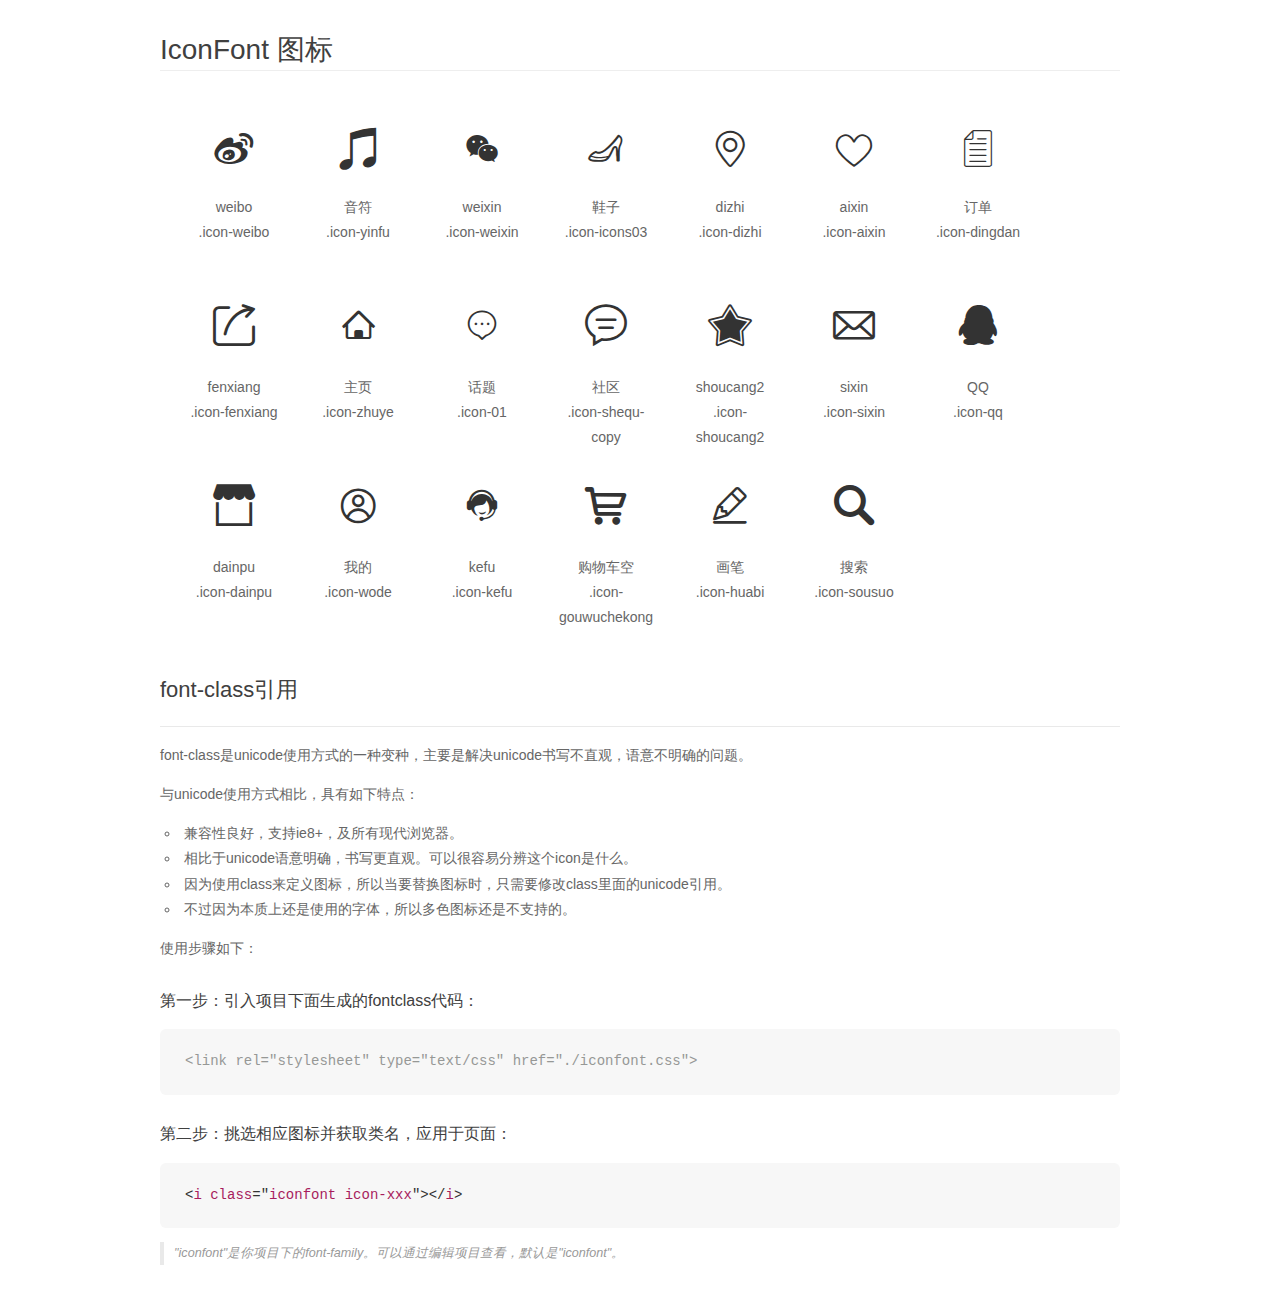
<file: iconfont/demo_fontclass.html>
<!DOCTYPE html>
<html>
<head>
    <meta charset="utf-8"/>
    <title>IconFont</title>
    <link rel="stylesheet" href="demo.css">
    <link rel="stylesheet" href="iconfont.css">
</head>
<body>
    <div class="main markdown">
        <h1>IconFont 图标</h1>
        <ul class="icon_lists clear">
            
                <li>
                <i class="icon iconfont icon-weibo"></i>
                    <div class="name">weibo</div>
                    <div class="fontclass">.icon-weibo</div>
                </li>
            
                <li>
                <i class="icon iconfont icon-yinfu"></i>
                    <div class="name">音符</div>
                    <div class="fontclass">.icon-yinfu</div>
                </li>
            
                <li>
                <i class="icon iconfont icon-weixin"></i>
                    <div class="name">weixin</div>
                    <div class="fontclass">.icon-weixin</div>
                </li>
            
                <li>
                <i class="icon iconfont icon-icons03"></i>
                    <div class="name">鞋子</div>
                    <div class="fontclass">.icon-icons03</div>
                </li>
            
                <li>
                <i class="icon iconfont icon-dizhi"></i>
                    <div class="name">dizhi</div>
                    <div class="fontclass">.icon-dizhi</div>
                </li>
            
                <li>
                <i class="icon iconfont icon-aixin"></i>
                    <div class="name">aixin</div>
                    <div class="fontclass">.icon-aixin</div>
                </li>
            
                <li>
                <i class="icon iconfont icon-dingdan"></i>
                    <div class="name">订单</div>
                    <div class="fontclass">.icon-dingdan</div>
                </li>
            
                <li>
                <i class="icon iconfont icon-fenxiang"></i>
                    <div class="name">fenxiang</div>
                    <div class="fontclass">.icon-fenxiang</div>
                </li>
            
                <li>
                <i class="icon iconfont icon-zhuye"></i>
                    <div class="name">主页</div>
                    <div class="fontclass">.icon-zhuye</div>
                </li>
            
                <li>
                <i class="icon iconfont icon-01"></i>
                    <div class="name">话题</div>
                    <div class="fontclass">.icon-01</div>
                </li>
            
                <li>
                <i class="icon iconfont icon-shequ-copy"></i>
                    <div class="name">社区</div>
                    <div class="fontclass">.icon-shequ-copy</div>
                </li>
            
                <li>
                <i class="icon iconfont icon-shoucang2"></i>
                    <div class="name">shoucang2</div>
                    <div class="fontclass">.icon-shoucang2</div>
                </li>
            
                <li>
                <i class="icon iconfont icon-sixin"></i>
                    <div class="name">sixin</div>
                    <div class="fontclass">.icon-sixin</div>
                </li>
            
                <li>
                <i class="icon iconfont icon-qq"></i>
                    <div class="name">QQ</div>
                    <div class="fontclass">.icon-qq</div>
                </li>
            
                <li>
                <i class="icon iconfont icon-dainpu"></i>
                    <div class="name">dainpu</div>
                    <div class="fontclass">.icon-dainpu</div>
                </li>
            
                <li>
                <i class="icon iconfont icon-wode"></i>
                    <div class="name">我的</div>
                    <div class="fontclass">.icon-wode</div>
                </li>
            
                <li>
                <i class="icon iconfont icon-kefu"></i>
                    <div class="name">kefu</div>
                    <div class="fontclass">.icon-kefu</div>
                </li>
            
                <li>
                <i class="icon iconfont icon-gouwuchekong"></i>
                    <div class="name">购物车空</div>
                    <div class="fontclass">.icon-gouwuchekong</div>
                </li>
            
                <li>
                <i class="icon iconfont icon-huabi"></i>
                    <div class="name">画笔</div>
                    <div class="fontclass">.icon-huabi</div>
                </li>
            
                <li>
                <i class="icon iconfont icon-sousuo"></i>
                    <div class="name">搜索</div>
                    <div class="fontclass">.icon-sousuo</div>
                </li>
            
        </ul>

        <h2 id="font-class-">font-class引用</h2>
        <hr>

        <p>font-class是unicode使用方式的一种变种，主要是解决unicode书写不直观，语意不明确的问题。</p>
        <p>与unicode使用方式相比，具有如下特点：</p>
        <ul>
        <li>兼容性良好，支持ie8+，及所有现代浏览器。</li>
        <li>相比于unicode语意明确，书写更直观。可以很容易分辨这个icon是什么。</li>
        <li>因为使用class来定义图标，所以当要替换图标时，只需要修改class里面的unicode引用。</li>
        <li>不过因为本质上还是使用的字体，所以多色图标还是不支持的。</li>
        </ul>
        <p>使用步骤如下：</p>
        <h3 id="-fontclass-">第一步：引入项目下面生成的fontclass代码：</h3>


        <pre><code class="lang-js hljs javascript"><span class="hljs-comment">&lt;link rel="stylesheet" type="text/css" href="./iconfont.css"&gt;</span></code></pre>
        <h3 id="-">第二步：挑选相应图标并获取类名，应用于页面：</h3>
        <pre><code class="lang-css hljs">&lt;<span class="hljs-selector-tag">i</span> <span class="hljs-selector-tag">class</span>="<span class="hljs-selector-tag">iconfont</span> <span class="hljs-selector-tag">icon-xxx</span>"&gt;&lt;/<span class="hljs-selector-tag">i</span>&gt;</code></pre>
        <blockquote>
        <p>"iconfont"是你项目下的font-family。可以通过编辑项目查看，默认是"iconfont"。</p>
        </blockquote>
    </div>
</body>
</html>
</file>
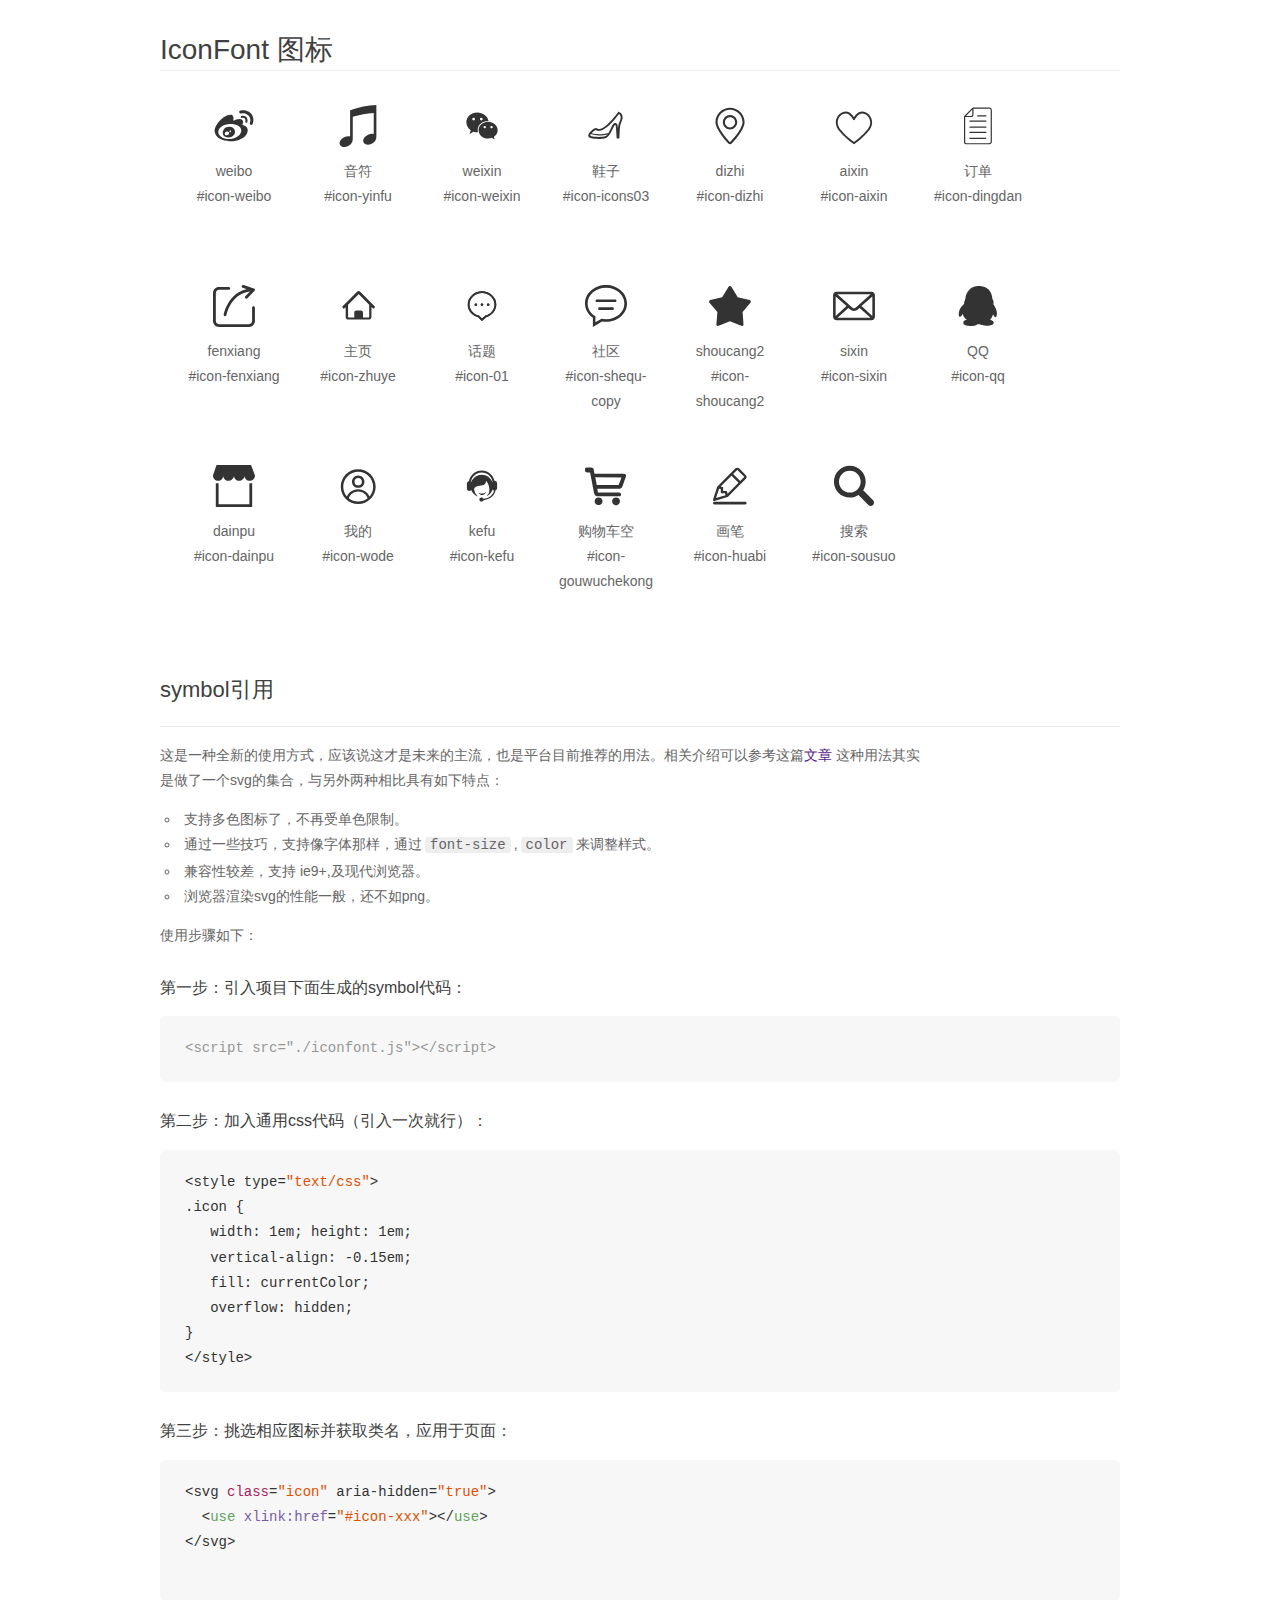
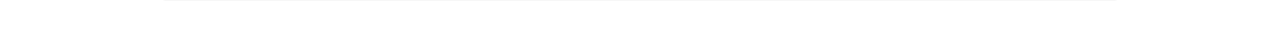
<file: iconfont/demo_symbol.html>
<!DOCTYPE html>
<html>
<head>
    <meta charset="utf-8"/>
    <title>IconFont</title>
    <link rel="stylesheet" href="demo.css">
    <script src="iconfont.js"></script>

    <style type="text/css">
        .icon {
          /* 通过设置 font-size 来改变图标大小 */
          width: 1em; height: 1em;
          /* 图标和文字相邻时，垂直对齐 */
          vertical-align: -0.15em;
          /* 通过设置 color 来改变 SVG 的颜色/fill */
          fill: currentColor;
          /* path 和 stroke 溢出 viewBox 部分在 IE 下会显示
             normalize.css 中也包含这行 */
          overflow: hidden;
        }

    </style>
</head>
<body>
    <div class="main markdown">
        <h1>IconFont 图标</h1>
        <ul class="icon_lists clear">
            
                <li>
                    <svg class="icon" aria-hidden="true">
                        <use xlink:href="#icon-weibo"></use>
                    </svg>
                    <div class="name">weibo</div>
                    <div class="fontclass">#icon-weibo</div>
                </li>
            
                <li>
                    <svg class="icon" aria-hidden="true">
                        <use xlink:href="#icon-yinfu"></use>
                    </svg>
                    <div class="name">音符</div>
                    <div class="fontclass">#icon-yinfu</div>
                </li>
            
                <li>
                    <svg class="icon" aria-hidden="true">
                        <use xlink:href="#icon-weixin"></use>
                    </svg>
                    <div class="name">weixin</div>
                    <div class="fontclass">#icon-weixin</div>
                </li>
            
                <li>
                    <svg class="icon" aria-hidden="true">
                        <use xlink:href="#icon-icons03"></use>
                    </svg>
                    <div class="name">鞋子</div>
                    <div class="fontclass">#icon-icons03</div>
                </li>
            
                <li>
                    <svg class="icon" aria-hidden="true">
                        <use xlink:href="#icon-dizhi"></use>
                    </svg>
                    <div class="name">dizhi</div>
                    <div class="fontclass">#icon-dizhi</div>
                </li>
            
                <li>
                    <svg class="icon" aria-hidden="true">
                        <use xlink:href="#icon-aixin"></use>
                    </svg>
                    <div class="name">aixin</div>
                    <div class="fontclass">#icon-aixin</div>
                </li>
            
                <li>
                    <svg class="icon" aria-hidden="true">
                        <use xlink:href="#icon-dingdan"></use>
                    </svg>
                    <div class="name">订单</div>
                    <div class="fontclass">#icon-dingdan</div>
                </li>
            
                <li>
                    <svg class="icon" aria-hidden="true">
                        <use xlink:href="#icon-fenxiang"></use>
                    </svg>
                    <div class="name">fenxiang</div>
                    <div class="fontclass">#icon-fenxiang</div>
                </li>
            
                <li>
                    <svg class="icon" aria-hidden="true">
                        <use xlink:href="#icon-zhuye"></use>
                    </svg>
                    <div class="name">主页</div>
                    <div class="fontclass">#icon-zhuye</div>
                </li>
            
                <li>
                    <svg class="icon" aria-hidden="true">
                        <use xlink:href="#icon-01"></use>
                    </svg>
                    <div class="name">话题</div>
                    <div class="fontclass">#icon-01</div>
                </li>
            
                <li>
                    <svg class="icon" aria-hidden="true">
                        <use xlink:href="#icon-shequ-copy"></use>
                    </svg>
                    <div class="name">社区</div>
                    <div class="fontclass">#icon-shequ-copy</div>
                </li>
            
                <li>
                    <svg class="icon" aria-hidden="true">
                        <use xlink:href="#icon-shoucang2"></use>
                    </svg>
                    <div class="name">shoucang2</div>
                    <div class="fontclass">#icon-shoucang2</div>
                </li>
            
                <li>
                    <svg class="icon" aria-hidden="true">
                        <use xlink:href="#icon-sixin"></use>
                    </svg>
                    <div class="name">sixin</div>
                    <div class="fontclass">#icon-sixin</div>
                </li>
            
                <li>
                    <svg class="icon" aria-hidden="true">
                        <use xlink:href="#icon-qq"></use>
                    </svg>
                    <div class="name">QQ</div>
                    <div class="fontclass">#icon-qq</div>
                </li>
            
                <li>
                    <svg class="icon" aria-hidden="true">
                        <use xlink:href="#icon-dainpu"></use>
                    </svg>
                    <div class="name">dainpu</div>
                    <div class="fontclass">#icon-dainpu</div>
                </li>
            
                <li>
                    <svg class="icon" aria-hidden="true">
                        <use xlink:href="#icon-wode"></use>
                    </svg>
                    <div class="name">我的</div>
                    <div class="fontclass">#icon-wode</div>
                </li>
            
                <li>
                    <svg class="icon" aria-hidden="true">
                        <use xlink:href="#icon-kefu"></use>
                    </svg>
                    <div class="name">kefu</div>
                    <div class="fontclass">#icon-kefu</div>
                </li>
            
                <li>
                    <svg class="icon" aria-hidden="true">
                        <use xlink:href="#icon-gouwuchekong"></use>
                    </svg>
                    <div class="name">购物车空</div>
                    <div class="fontclass">#icon-gouwuchekong</div>
                </li>
            
                <li>
                    <svg class="icon" aria-hidden="true">
                        <use xlink:href="#icon-huabi"></use>
                    </svg>
                    <div class="name">画笔</div>
                    <div class="fontclass">#icon-huabi</div>
                </li>
            
                <li>
                    <svg class="icon" aria-hidden="true">
                        <use xlink:href="#icon-sousuo"></use>
                    </svg>
                    <div class="name">搜索</div>
                    <div class="fontclass">#icon-sousuo</div>
                </li>
            
        </ul>


        <h2 id="symbol-">symbol引用</h2>
        <hr>

        <p>这是一种全新的使用方式，应该说这才是未来的主流，也是平台目前推荐的用法。相关介绍可以参考这篇<a href="">文章</a>
        这种用法其实是做了一个svg的集合，与另外两种相比具有如下特点：</p>
        <ul>
          <li>支持多色图标了，不再受单色限制。</li>
          <li>通过一些技巧，支持像字体那样，通过<code>font-size</code>,<code>color</code>来调整样式。</li>
          <li>兼容性较差，支持 ie9+,及现代浏览器。</li>
          <li>浏览器渲染svg的性能一般，还不如png。</li>
        </ul>
        <p>使用步骤如下：</p>
        <h3 id="-symbol-">第一步：引入项目下面生成的symbol代码：</h3>
        <pre><code class="lang-js hljs javascript"><span class="hljs-comment">&lt;script src="./iconfont.js"&gt;&lt;/script&gt;</span></code></pre>
        <h3 id="-css-">第二步：加入通用css代码（引入一次就行）：</h3>
        <pre><code class="lang-js hljs javascript">&lt;style type=<span class="hljs-string">"text/css"</span>&gt;
.icon {
   width: <span class="hljs-number">1</span>em; height: <span class="hljs-number">1</span>em;
   vertical-align: <span class="hljs-number">-0.15</span>em;
   fill: currentColor;
   overflow: hidden;
}
&lt;<span class="hljs-regexp">/style&gt;</span></code></pre>
        <h3 id="-">第三步：挑选相应图标并获取类名，应用于页面：</h3>
        <pre><code class="lang-js hljs javascript">&lt;svg <span class="hljs-class"><span class="hljs-keyword">class</span></span>=<span class="hljs-string">"icon"</span> aria-hidden=<span class="hljs-string">"true"</span>&gt;<span class="xml"><span class="hljs-tag">
  &lt;<span class="hljs-name">use</span> <span class="hljs-attr">xlink:href</span>=<span class="hljs-string">"#icon-xxx"</span>&gt;</span><span class="hljs-tag">&lt;/<span class="hljs-name">use</span>&gt;</span>
</span>&lt;<span class="hljs-regexp">/svg&gt;
        </span></code></pre>
    </div>
</body>
</html>
</file>
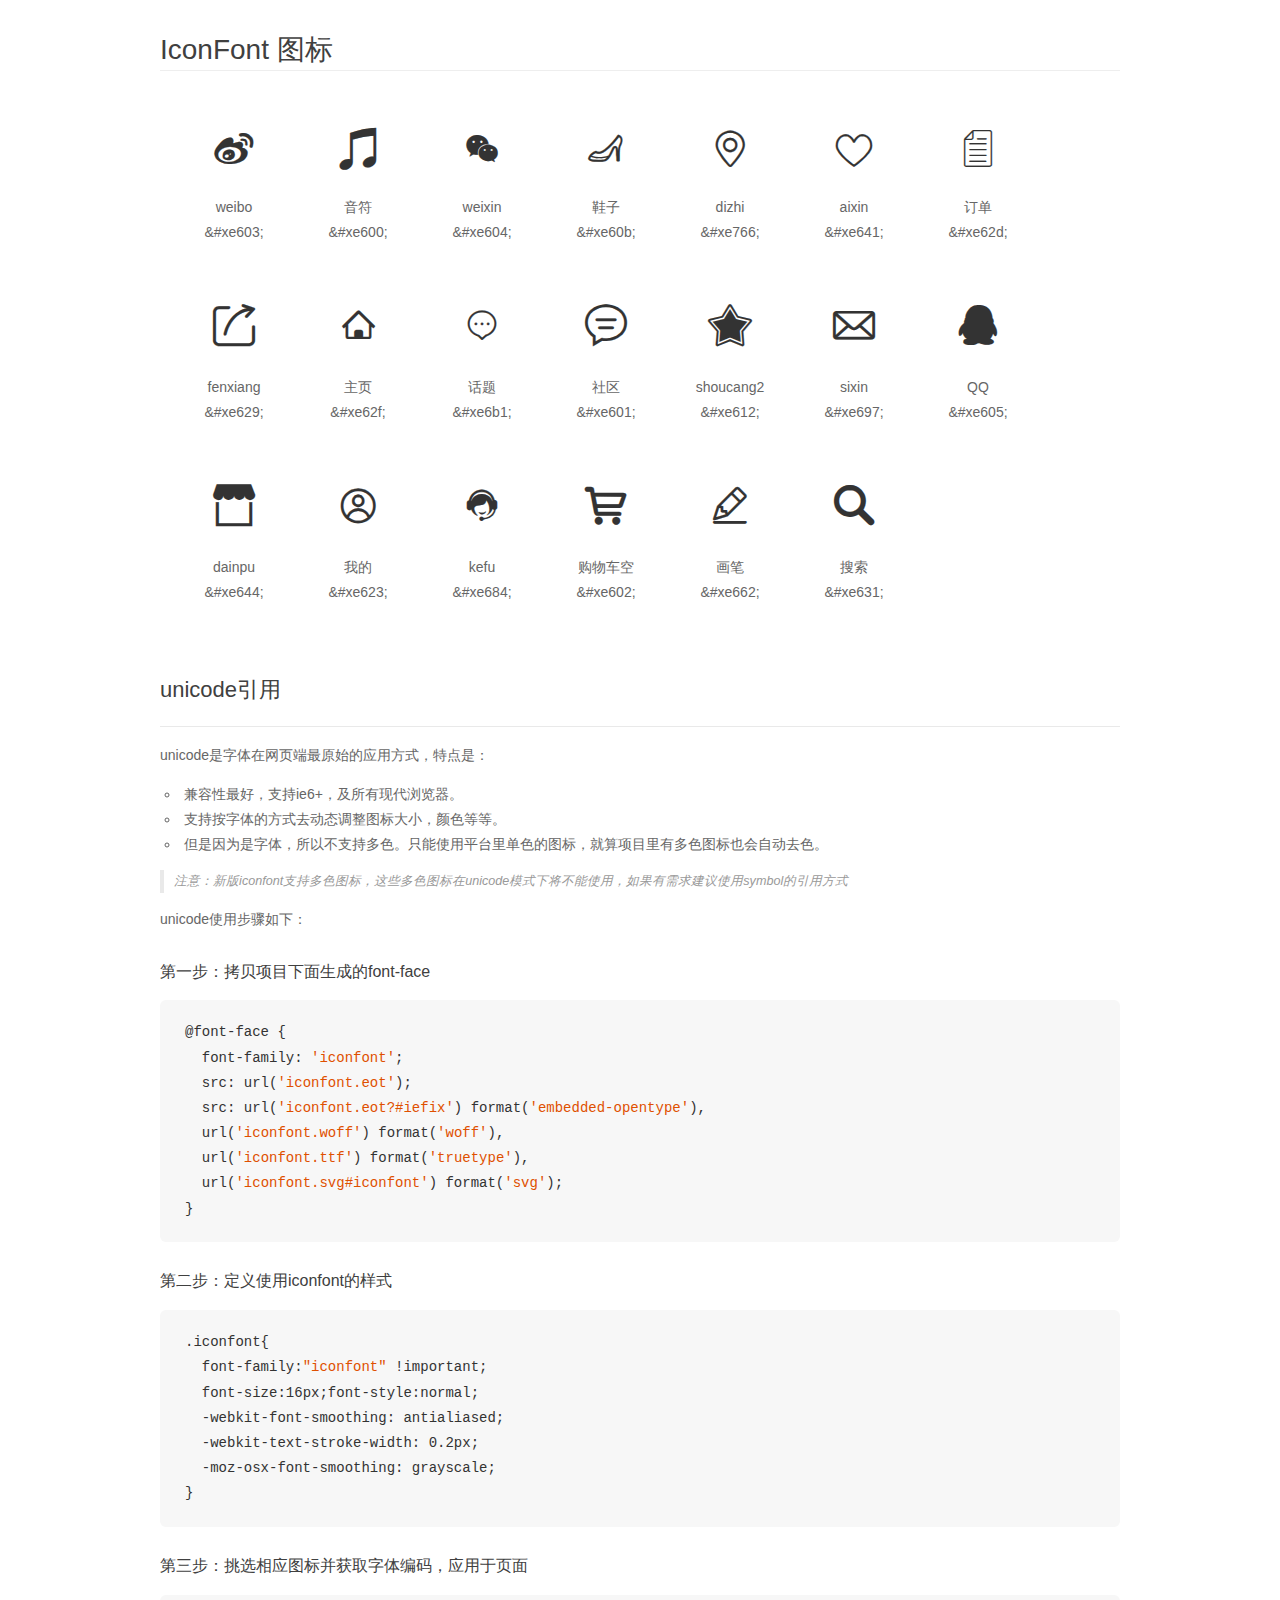
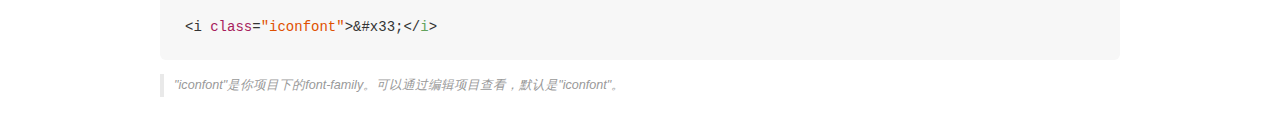
<file: iconfont/demo_unicode.html>
<!DOCTYPE html>
<html>
<head>
    <meta charset="utf-8"/>
    <title>IconFont</title>
    <link rel="stylesheet" href="demo.css">

    <style type="text/css">

        @font-face {font-family: "iconfont";
          src: url('iconfont.eot'); /* IE9*/
          src: url('iconfont.eot#iefix') format('embedded-opentype'), /* IE6-IE8 */
          url('iconfont.woff') format('woff'), /* chrome, firefox */
          url('iconfont.ttf') format('truetype'), /* chrome, firefox, opera, Safari, Android, iOS 4.2+*/
          url('iconfont.svg#iconfont') format('svg'); /* iOS 4.1- */
        }

        .iconfont {
          font-family:"iconfont" !important;
          font-size:16px;
          font-style:normal;
          -webkit-font-smoothing: antialiased;
          -webkit-text-stroke-width: 0.2px;
          -moz-osx-font-smoothing: grayscale;
        }

    </style>
</head>
<body>
    <div class="main markdown">
        <h1>IconFont 图标</h1>
        <ul class="icon_lists clear">
            
                <li>
                <i class="icon iconfont">&#xe603;</i>
                    <div class="name">weibo</div>
                    <div class="code">&amp;#xe603;</div>
                </li>
            
                <li>
                <i class="icon iconfont">&#xe600;</i>
                    <div class="name">音符</div>
                    <div class="code">&amp;#xe600;</div>
                </li>
            
                <li>
                <i class="icon iconfont">&#xe604;</i>
                    <div class="name">weixin</div>
                    <div class="code">&amp;#xe604;</div>
                </li>
            
                <li>
                <i class="icon iconfont">&#xe60b;</i>
                    <div class="name">鞋子</div>
                    <div class="code">&amp;#xe60b;</div>
                </li>
            
                <li>
                <i class="icon iconfont">&#xe766;</i>
                    <div class="name">dizhi</div>
                    <div class="code">&amp;#xe766;</div>
                </li>
            
                <li>
                <i class="icon iconfont">&#xe641;</i>
                    <div class="name">aixin</div>
                    <div class="code">&amp;#xe641;</div>
                </li>
            
                <li>
                <i class="icon iconfont">&#xe62d;</i>
                    <div class="name">订单</div>
                    <div class="code">&amp;#xe62d;</div>
                </li>
            
                <li>
                <i class="icon iconfont">&#xe629;</i>
                    <div class="name">fenxiang</div>
                    <div class="code">&amp;#xe629;</div>
                </li>
            
                <li>
                <i class="icon iconfont">&#xe62f;</i>
                    <div class="name">主页</div>
                    <div class="code">&amp;#xe62f;</div>
                </li>
            
                <li>
                <i class="icon iconfont">&#xe6b1;</i>
                    <div class="name">话题</div>
                    <div class="code">&amp;#xe6b1;</div>
                </li>
            
                <li>
                <i class="icon iconfont">&#xe601;</i>
                    <div class="name">社区</div>
                    <div class="code">&amp;#xe601;</div>
                </li>
            
                <li>
                <i class="icon iconfont">&#xe612;</i>
                    <div class="name">shoucang2</div>
                    <div class="code">&amp;#xe612;</div>
                </li>
            
                <li>
                <i class="icon iconfont">&#xe697;</i>
                    <div class="name">sixin</div>
                    <div class="code">&amp;#xe697;</div>
                </li>
            
                <li>
                <i class="icon iconfont">&#xe605;</i>
                    <div class="name">QQ</div>
                    <div class="code">&amp;#xe605;</div>
                </li>
            
                <li>
                <i class="icon iconfont">&#xe644;</i>
                    <div class="name">dainpu</div>
                    <div class="code">&amp;#xe644;</div>
                </li>
            
                <li>
                <i class="icon iconfont">&#xe623;</i>
                    <div class="name">我的</div>
                    <div class="code">&amp;#xe623;</div>
                </li>
            
                <li>
                <i class="icon iconfont">&#xe684;</i>
                    <div class="name">kefu</div>
                    <div class="code">&amp;#xe684;</div>
                </li>
            
                <li>
                <i class="icon iconfont">&#xe602;</i>
                    <div class="name">购物车空</div>
                    <div class="code">&amp;#xe602;</div>
                </li>
            
                <li>
                <i class="icon iconfont">&#xe662;</i>
                    <div class="name">画笔</div>
                    <div class="code">&amp;#xe662;</div>
                </li>
            
                <li>
                <i class="icon iconfont">&#xe631;</i>
                    <div class="name">搜索</div>
                    <div class="code">&amp;#xe631;</div>
                </li>
            
        </ul>
        <h2 id="unicode-">unicode引用</h2>
        <hr>

        <p>unicode是字体在网页端最原始的应用方式，特点是：</p>
        <ul>
        <li>兼容性最好，支持ie6+，及所有现代浏览器。</li>
        <li>支持按字体的方式去动态调整图标大小，颜色等等。</li>
        <li>但是因为是字体，所以不支持多色。只能使用平台里单色的图标，就算项目里有多色图标也会自动去色。</li>
        </ul>
        <blockquote>
        <p>注意：新版iconfont支持多色图标，这些多色图标在unicode模式下将不能使用，如果有需求建议使用symbol的引用方式</p>
        </blockquote>
        <p>unicode使用步骤如下：</p>
        <h3 id="-font-face">第一步：拷贝项目下面生成的font-face</h3>
        <pre><code class="lang-js hljs javascript">@font-face {
  font-family: <span class="hljs-string">'iconfont'</span>;
  src: url(<span class="hljs-string">'iconfont.eot'</span>);
  src: url(<span class="hljs-string">'iconfont.eot?#iefix'</span>) format(<span class="hljs-string">'embedded-opentype'</span>),
  url(<span class="hljs-string">'iconfont.woff'</span>) format(<span class="hljs-string">'woff'</span>),
  url(<span class="hljs-string">'iconfont.ttf'</span>) format(<span class="hljs-string">'truetype'</span>),
  url(<span class="hljs-string">'iconfont.svg#iconfont'</span>) format(<span class="hljs-string">'svg'</span>);
}
</code></pre>
        <h3 id="-iconfont-">第二步：定义使用iconfont的样式</h3>
        <pre><code class="lang-js hljs javascript">.iconfont{
  font-family:<span class="hljs-string">"iconfont"</span> !important;
  font-size:<span class="hljs-number">16</span>px;font-style:normal;
  -webkit-font-smoothing: antialiased;
  -webkit-text-stroke-width: <span class="hljs-number">0.2</span>px;
  -moz-osx-font-smoothing: grayscale;
}
</code></pre>
        <h3 id="-">第三步：挑选相应图标并获取字体编码，应用于页面</h3>
        <pre><code class="lang-js hljs javascript">&lt;i <span class="hljs-class"><span class="hljs-keyword">class</span></span>=<span class="hljs-string">"iconfont"</span>&gt;&amp;#x33;<span class="xml"><span class="hljs-tag">&lt;/<span class="hljs-name">i</span>&gt;</span></span></code></pre>

        <blockquote>
        <p>"iconfont"是你项目下的font-family。可以通过编辑项目查看，默认是"iconfont"。</p>
        </blockquote>
    </div>


</body>
</html>
</file>
<file: css/index.css>
/* @Author: Administrator
* @Date:   2017-10-11 19:15:23
* @Last Modified by:   Administrator
* @Last Modified time: 2017-10-19 10:11:16
*/
@import url("base.css");


header{
	width: 100%;
	height: 0.88rem;
	padding-top: 0.24rem;
	padding-right:0.3rem;

	overflow: hidden;
	display: flex;
	justify-content: flex-end;


	position: fixed;
	top: 0;
	left: 0;
	z-index: 1000;
}
/* header img{
	display: block;
	width: 0.6rem;
	height: 0.9rem;
} */
header a{
	display: block;
	width: 0.4rem;
	height: 0.4rem;
	
}
header a .iconfont{
	font-size: 0.4rem;
	color: #000;
}
.banner,.bannerpic{
	width: 100%;
	height: 3.6rem;
	
	position: relative;
}
.bannerpic li{
	width: 100%;
	height: 3.6rem;

	position: absolute;
	top: 0;
	left: : 0;
}
.bannerpic li a,.bannerpic li a img{
	display: block;
	width: 100%;
	height: 100%;

}
.bannerbtn{
	width: 1.2rem;
	height: 0.15rem;

	position: absolute;
	bottom: 0.36rem;
	left:0;
	right: 0;
	margin-left: auto;
	margin-right: auto;

	display: flex;
	justify-content: space-around;

}
.bannerbtn li{
	width: 0.15rem;
	height: 0.15rem;
	border: 0.01rem solid #fff;
	border-radius: 50%;
}

.fenlei{
	width: 100%;
	height: 2rem;
	
	overflow: hidden;
}
.fenleipic{
	width: 100%;
	height: 2rem;

	overflow: hidden;
	padding: 0.4rem 0.24rem;
	display:flex;
	justify-content: space-around;
}
.fenleipic li{
	width: 1.2rem;
	height: 1.2rem;

}
.fenleipic li a{
	display: block;
	width: 100%;
	height: 100%;
}
.fenleipic li  a img{
	display: block;
	width: 100%;
	height: 70%;
	border-radius:50%;

}
/* .fenlei-icon .iconfont{
	font-size:0.42rem;
	color: #000; 
} */
.fenleiword{
	display: block;
	width: 100%;
	height: 30%;
	background: #fff;
	font-size: 0.24rem;
	color:#000;
	text-align: center;
	padding: 0.08rem;
}

.functionList,.functionList ul{
	width: 100%;
	height: 3.66rem;



	display: flex;
	flex-direction: row;
	flex-wrap: wrap;
	justify-content: space-between;

}

.functionList ul li{
	width: 3.16rem;
	height: 1.76rem;

	padding-top: 0.48rem;
	padding-right: 0.4rem;
}
.functionList ul li:first-child{
	background: url('../img/function1.png') no-repeat center center;
}
.functionList ul li:nth-child(2){
	background: url('../img/function2.png') no-repeat center center;
}
.functionList ul li:nth-child(3){
	background: url('../img/function3.png') no-repeat center center;
}
.functionList ul li:last-child{
	background: url('../img/function4.png') no-repeat center center;
}
.functionList ul li a{
	display: block;
	width: 100%;
	height: 100%;

}
.functionList ul li a img{
	width: 1rem;
	height: 1rem;
	background: yellow;
	float: right;

}



.top-head{
	width: 100%;
	height: 1.2rem;
	padding: 0.2rem 0.26rem;


	display: flex;
	justify-content: space-between;
}
.top-head-left{
	width: 1.8rem;
	height: 0.8rem;

	overflow: hidden;

	display: flex;
	justify-content: space-around;


}
.dian{
	width: 0;
	height: 0;
	border: 0.12rem solid #000;
	border-radius: 50%;
	margin-top:0.24rem;
	
}
.title-word{

	width: 1.40rem;
	height: 100%;


	font-size: 0.34rem;
	color: #000;
	text-align: center;
	line-height: 0.8rem;
	
}
.top-head-right{
	width: 0.2rem;
	height: 0.2rem;
	
	margin-top: 0.2rem;

	font-size: 0.2rem;
	color: #000;
}
/* 精品推介开始 */
.jingpin{
	width: 100%;
	height: auto;

	overflow: hidden;
}
.jingpin-content{
	width: 100%;
	height: 6.6rem;
	margin-top: 0.1rem;
	
}
.jingpin-content img{
	display: block;
	width: 100%;
	height: 4.6rem;
}

.jingpin-word{
	width: 100%;
	height: 2rem;

	
	display: flex;
	flex-wrap: wrap;
	align-content: space-around;
}
.jingpin-word1{
	width: 100%;
	padding-left: 0.3rem;

	font-size: 0.36rem;
	color: red;
}
.jingpin-word2{
	width: 100%;
	padding-left: 0.3rem;


	font-size: 0.24rem;
}
.jingpin-word3{
	width: 100%;
	padding-left: 0.3rem;


	
}
.jingpin-word3-left{
	float: left;
	font-size: 0.24rem;
	color: #ccc;
}
.jingpin-word3-right{
	float: left;
	padding-left: 0.1rem;
	font-size: 0.24rem;
	color: #d58404;
}

/* 精品推介结束 */



.youlike{
	width: 100%;
	height: auto;
	background: #f5f5f5;

	
	
}

.youlike-list{
	width: 100%;
	height: auto;
	overflow: hidden;
	padding-bottom: 1rem;
}
.youlike-list li{
	width: 50%;
	height: 4.55rem;
	float: left;
}
.youlike-list li a {
	display: block;
	width: 100%;
	height: 100%;
}
.youlike-list li a img{
	width: 3.17rem;
	height: 3.17rem;
}
.youlike-word{
	width: 90%;
	height:auto;
	font-size: 0.24rem;
	color: #666666;
	margin-top: 0.04rem;
	padding: 0 5%;
	
}
.youlike-price{
	width: 90%;
	font-size: 0.24rem;
	color: red;
	padding:0.1rem 5% ;
}
.youlike-list li{
	border-right: 0.02rem solid #f5f5f5;
	border-bottom: 0.02rem solid #f5f5f5;
	box-sizing: border-box;
}
.youlike-list li:last-child{
	border-right:0;
	
}

/* 猜你喜欢结束 */



/* footer开始 */

footer{

	width: 100%;
	height: 1rem;
	background: #fff;
	border-top: 0.01rem solid #acacac;

	position: fixed;
	bottom: 0;
	left: 0;
	z-index: 1000;

}

.footer-list{
	width: 100%;
	height: 100%;
	padding: 0.2rem 0.6rem;

	display: flex;
	justify-content: space-between;

}
.footer-name{
	width: 0.60rem;
	height: 0.65rem;
	


}	
.footer-name a{
	width: 100%;
	height: 100%;
	display: block;

	display: flex ;
	flex-direction: row;
	flex-wrap: wrap;
	align-content: space-between;
}
.footer-icon{
	width: 100%;
	height: 0.35rem;
	
}


.footer-icon .iconfont{
	display: block;
	text-align: center;
	font-size: 0.35rem;
	color: #000;

}



.footer-title{
	width: 100%;
	height: 0.18rem;
	

	font-size: 0.18rem;
	text-align: center;
	line-height: 0.18rem;
	color: #666666;

}

.footer-list li:first-child a .footer-icon .iconfont{
		color: red;
}
.footer-list li:first-child a .footer-title{
		color: red;
}
/* footer结束
</file>
<file: iconfont/iconfont.css>
@font-face {font-family: "iconfont";
  src: url('iconfont.eot?t=1508083274296'); /* IE9*/
  src: url('iconfont.eot?t=1508083274296#iefix') format('embedded-opentype'), /* IE6-IE8 */
  url('[data-uri]') format('woff'),
  url('iconfont.ttf?t=1508083274296') format('truetype'), /* chrome, firefox, opera, Safari, Android, iOS 4.2+*/
  url('iconfont.svg?t=1508083274296#iconfont') format('svg'); /* iOS 4.1- */
}

.iconfont {
  font-family:"iconfont" !important;
  font-size:16px;
  font-style:normal;
  -webkit-font-smoothing: antialiased;
  -moz-osx-font-smoothing: grayscale;
}

.icon-weibo:before { content: "\e603"; }

.icon-yinfu:before { content: "\e600"; }

.icon-weixin:before { content: "\e604"; }

.icon-icons03:before { content: "\e60b"; }

.icon-dizhi:before { content: "\e766"; }

.icon-aixin:before { content: "\e641"; }

.icon-dingdan:before { content: "\e62d"; }

.icon-fenxiang:before { content: "\e629"; }

.icon-zhuye:before { content: "\e62f"; }

.icon-01:before { content: "\e6b1"; }

.icon-shequ-copy:before { content: "\e601"; }

.icon-shoucang2:before { content: "\e612"; }

.icon-sixin:before { content: "\e697"; }

.icon-qq:before { content: "\e605"; }

.icon-dainpu:before { content: "\e644"; }

.icon-wode:before { content: "\e623"; }

.icon-kefu:before { content: "\e684"; }

.icon-gouwuchekong:before { content: "\e602"; }

.icon-huabi:before { content: "\e662"; }

.icon-sousuo:before { content: "\e631"; }
</file>
<file: css/denglu.css>
/*
* @Author: Administrator
* @Date:   2017-10-13 10:43:17
* @Last Modified by:   Administrator
* @Last Modified time: 2017-10-19 10:13:18
*/
@import url("base.css");

header{
	width: 100%;
	height: 4.8rem;

	display: flex;
	justify-content: center;
	align-items: center;


}
.logo{
	width: 3rem;
	height: 100%;

}
.logo img{
	display: block;
	width: 100%;
	height: 4rem;
}
.zhuce{
	display: block; 

	width: 90%;
	height: 0.77rem;
	background: #262626;
	margin: 0 auto;
	border-radius: 0.1rem;

	font-size: 0.3rem;
	color: #fff;
	text-decoration: underline;
	text-align: center;
	line-height: 0.76rem;
}

.denglu{
	display: block;

	width: 90%;
	height: 0.77rem;
	background: #fff;
	border: 1px solid #262626;
	margin: 0.26rem auto;
	border-radius: 0.1rem;

	font-size: 0.3rem;
	color: #262626;
	text-decoration: underline;
	text-align: center;
	line-height: 0.76rem;
}

.qiehuan{
	display: block;
	
	width: 90%;
	
	margin: 1rem auto;
	
	font-size: 0.3rem;
	color: #535353;
	
	text-align: center;

}
.icon-denglu{
	width: 100%;
	/* height: 1.60rem; */

	padding: 0 0.7rem;

	display: flex;
	justify-content: space-between;
}
.icon-denglu li{
	width: 1rem;
	height: 100%;
	padding-bottom: 0.2rem;

	
}
.icon-denglu li a{
	display: block;
	width: 100%;
	height: 100%;

	display: flex;
	flex-wrap: wrap;
	align-content: space-between;
}
.top-icon{
	width: 100%;
	height: 1rem;


	border: 1px solid #000;
	border-radius: 50%;
	padding-top: 0.24rem;

}
.icon{
	width: 0.5rem;
	height: 0.5rem;
	
	margin: 0 auto;

}
.icon .iconfont{
	display: block;
	font-size: 0.5rem;
	color: #000;
	/* text-align: center; */
	/* line-height: 1rem; */
}
.icon-name{
	width: 100%;
	font-size: 0.24rem;
	color: #555;
	text-decoration: underline;
	text-align: center;
}




/* footer开始 */

footer{

	width: 100%;
	height: 1rem;
	background: #fff;
	border-top: 0.01rem solid #acacac;

	position: fixed;
	bottom: 0;
	left: 0;
	z-index: 1000;

}

.footer-list{
	width: 100%;
	height: 100%;
	padding: 0.2rem 0.6rem;

	display: flex;
	justify-content: space-between;

}
.footer-name{
	width: 0.60rem;
	height: 0.65rem;
	


}	
.footer-name a{
	width: 100%;
	height: 100%;
	display: block;

	display: flex ;
	flex-direction: row;
	flex-wrap: wrap;
	align-content: space-between;
}
.footer-icon{
	width: 100%;
	height: 0.35rem;
	
}


.footer-icon .iconfont{
	display: block;
	text-align: center;
	font-size: 0.35rem;
	color: #000;

}

.footer-title{
	width: 100%;
	height: 0.18rem;
	

	font-size: 0.18rem;
	text-align: center;
	line-height: 0.18rem;
	color: #666666;

}
.footer-list li:last-child a .footer-icon .iconfont{
		color: red;
}
.footer-list li:last-child a .footer-title{
		color: red;
}
</file>
<file: css/fenlei.css>
/*
* @Author: Administrator
* @Date:   2017-10-13 17:30:20
* @Last Modified by:   Administrator
* @Last Modified time: 2017-10-19 14:41:47
*/
@import url("base.css");

header{
	width: 100%;
	height: 0.88rem;

	padding-top: 0.24rem;
	padding-right:0.3rem;

	overflow: hidden;
	display: flex;
	justify-content: flex-end;


	position: fixed;
	top: 0;
	left: 0;
	z-index: 1000;
}
header a{
	display: block;
	width: 0.4rem;
	height: 0.4rem;
	
}
header a .iconfont{
	font-size: 0.4rem;
	color: #000;
}
.title{
	width: 100%;
	height: 0.88rem;

}
.fanhui{
	display: block;

	width: 22%;
	height: 100%;
	float: left;
	

	font-size: 0.36rem;
	color: #000;
	text-align: center;
	line-height: 0.88rem;
}
.title-name{
	width: 40%;
	height: 100%;
	float: left;
	

	font-size: 0.24rem;
	color: #000;
	line-height: 0.88rem;

}

.List{
	width: 100%;
	height: 10.36rem;
	
	display: flex;
}
.list-name{
	height: 100%;
	width: 22%;

	
}
.list-name ul{
	width: 100%;
	height: auto;
	overflow: hidden;
}
.list-name ul li{
	width: 100%;
	height: 0.88rem;
	background: #f3f4f6;
	border-bottom: 1px solid #ededee;
}
.list-name ul li a{
	display: block;
	width: 100%;
	height: 100%;

	font-size: 0.24rem;
	color: #000;
	text-align: center;
	line-height: 0.88rem;
}
.list-name ul li:nth-child(2){
	background: #fff;
}

.listmian{
	width: 78%;
	height: 100%;
	
}
.listmian ul{
	width: 100%;
	height: auto;

	overflow: hidden;

	display: flex;
	flex-wrap: wrap;
	justify-content: space-around;
}
.listmian ul li{
	width: 1.4rem;
	height: auto;
	padding: 0.1rem;
	overflow: hidden;	
	
}
.listmian ul li a{
	display: block;
	width: 100%;
	height: 100%;

}
.listpic{
	width: 100%;
	height: 1.2rem;
	
	border-radius: 50%;
}
.listpic img{
	display: block;
	width: 100%;
	height: 100%;
	border-radius: 50%;
}
.listname{
	width: 100%;
	height: 0.4rem;


	font-size: 0.24rem;
	color: #000;
	text-align: center;
	line-height: 0.4rem;

}







/* footer开始 */

footer{

	width: 100%;
	height: 1rem;
	background: #fff;
	border-top: 0.01rem solid #acacac;

	position: fixed;
	bottom: 0;
	left: 0;
	z-index: 1000;

}

.footer-list{
	width: 100%;
	height: 100%;
	padding: 0.2rem 0.6rem;

	display: flex;
	justify-content: space-between;

}
.footer-name{
	width: 0.60rem;
	height: 0.65rem;
	


}	
.footer-name a{
	width: 100%;
	height: 100%;
	display: block;

	display: flex ;
	flex-direction: row;
	flex-wrap: wrap;
	align-content: space-between;
}
.footer-icon{
	width: 100%;
	height: 0.35rem;
	
}


.footer-icon .iconfont{
	display: block;
	text-align: center;
	font-size: 0.35rem;
	color: #000;

}

.footer-title{
	width: 100%;
	height: 0.18rem;
	

	font-size: 0.18rem;
	text-align: center;
	line-height: 0.18rem;
	color: #666666;

}
/* footer结束
</file>
<file: css/gerenzhongxin.css>
/*
* @Author: Administrator
* @Date:   2017-10-15 10:57:53
* @Last Modified by:   Administrator
* @Last Modified time: 2017-10-19 10:13:44
*/
@import url("base.css");

header{
	width: 100%;
	height: 1.3rem;

	border-bottom: 1px solid #ccc;

	position: relative;
}
.title{
	width: 100%;
	height: 1.3rem;
	font-size: 0.32rem;
	color: #000;
	text-align: center;
	line-height: 1.3rem;

}
.renzheng{
	display: block;
	width: 0.9rem;
	height: 0.6rem;
	background: #ccc;
	border-radius: 20rem;

	font-size: 0.26rem;
	color: #000;
	text-align: center;
	line-height: 0.6rem;

	position: absolute;
	top: 0.4rem;
	right: 0.24rem;
}
.xinxi{
	width: 100%;
	height: 3.16rem;
	border-bottom: 1px solid #ccc;
	display: flex;
}
.touxiang{
	width: 37.5%;
	height: 100%;
	
	/* padding-left:0.3rem; */ 
	
	display: flex;
	flex-wrap: wrap;
	justify-content: center;
	align-content: space-around;
}
.pic{
	width: 1.6rem;
	height: 1.6rem;
	
}
.pic img{
	display: block;
	width: 100%;
	height: 100%;
	border-radius: 50%;
}
.name{
	width: 100%;
	font-size: 0.2rem;
	color: #000;
	text-align: center;

}
.ziliao{
	width: 65.7%;
	height: 100%;
	
}
.list{
	width: 100%;
	height: 1.20rem;


	display: flex;
	justify-content: space-around;
}
.list li a{
	display: block;
	width: 0.8rem;
	font-size: 0.3rem;
	color: #000;
	text-align: center;
	line-height: 0.8rem;
}
.bianji{
	width: 3.6rem;
	height:  0.7rem;
	margin: 0 auto;
	border-radius: 0.3rem;
	border: 0.01rem solid #999;

	font-size: 0.28rem;
	color: #999;
	text-align: center;
	line-height: 0.7rem;
	text-decoration: underline;
}
.biao{
	width: 100%;
	height: auto;

	overflow: hidden;
	padding-bottom: 1rem;
}

.liebiao{
	display: block;
	width: 100%;
	height: 1.3rem;
	padding-left: 0.3rem;
	border-bottom: 1px solid #ccc;

}
.icon{
	width: 0.36rem;
	height: 100%;
	
	float: left;
}
.icon .iconfont{
	display: block;
	font-size: 0.36rem;
	color: #000;
	line-height: 1.2rem;
}
.mingcheng{
	width: 2rem;
	height: 100%;

	padding-left: 0.1rem;
	float: left;
	color: #666;
	font-size: 0.26rem;
	line-height: 1.2rem;
}
.jiantou{
	width: 1rem;
	height: 100%;
	float: right;
	font-size: 0.24rem;
	color:#666;
	text-align: center;
	line-height: 1.2rem; 
}















/* footer开始 */

footer{

	width: 100%;
	height: 1rem;
	background: #fff;
	border-top: 0.01rem solid #acacac;

	position: fixed;
	bottom: 0;
	left: 0;
	z-index: 1000;

}

.footer-list{
	width: 100%;
	height: 100%;
	padding: 0.2rem 0.6rem;

	display: flex;
	justify-content: space-between;

}
.footer-name{
	width: 0.60rem;
	height: 0.65rem;
	


}	
.footer-name a{
	width: 100%;
	height: 100%;
	display: block;

	display: flex ;
	flex-direction: row;
	flex-wrap: wrap;
	align-content: space-between;
}
.footer-icon{
	width: 100%;
	height: 0.35rem;
	
}


.footer-icon .iconfont{
	display: block;
	text-align: center;
	font-size: 0.35rem;
	color: #000;

}

.footer-title{
	width: 100%;
	height: 0.18rem;
	

	font-size: 0.18rem;
	text-align: center;
	line-height: 0.18rem;
	color: #666666;

}
.footer-list li:last-child a .footer-icon .iconfont{
		color: red;
}
.footer-list li:last-child a .footer-title{
		color: red;
}
/* footer结束
</file>
<file: css/gouwuche.css>
/*
* @Author: Administrator
* @Date:   2017-10-15 11:02:21
* @Last Modified by:   Administrator
* @Last Modified time: 2017-10-19 10:12:59
*/
@import url("base.css");

header{
	width: 100%;
	height: 0.88rem;


}
.title-icon{
	width: 22%;
	height: 100%;
	float: left;


	font-size: 0.24rem;
	color: #000;
	text-align: center;
	line-height: 0.88rem;
}
.title-name{
	width: 40%;
	height: 100%;

	float: left;

	font-size: 0.24rem;
	color: #000;
	line-height: 0.88rem;

}
main{
	width: 100%;
	overflow: hidden;
	
}
.list{
	width: 100%;
	height: 100%;
	overflow: hidden;

}
.list li{
	width: 100%;
	height: 1.7rem;
	
	padding: 0.16rem 0.18rem;
	border-top: 1px solid #bcbcbc;

}
.list-left{
	width: 1.20rem;
	height: 1.36rem;

	float: left;
}
.list-left img{
	display: block;
	width: 100%;
	height: 100%;
}
.list-right{
	float: left;
	width: 4.8rem;
	height: 1.36rem;
	padding: 0.16rem 0;
	padding-left: 0.1rem;

}
.xinxi{
	width: 70%;
	height: 100%;
	float: left;

	display: flex;
	flex-wrap: wrap;
}
.xinxi-name{
	width: 100%;
	


	font-size: 0.24rem;
	color: #000;
	line-height: 0.24rem;

	align-self: flex-start;

}
.size{
	width: 100%;


	font-size: 0.18rem;
	color: #bcbcbc;


	align-self: flex-end;
}
.color{
	width: 100%;

	font-size: 0.18rem;
	color: #bcbcbc;


	align-self: flex-end;
}
.price{
	width: 25%;
	height: 100%;
	float: right;

	display: flex;
	flex-wrap: wrap;
	align-content: space-between;
}
.shuliang{
	width: 100%;
	height: 30%;


	font-size: 0.24rem;
	color: #000;
	line-height: 0.4rem;

}
.jiage{
	width: 100%;
	height: 30%;

	font-size: 0.24rem;
	color: #000;
	line-height: 0.4rem;
}


/* youlike */
.top-head{
	width: 100%;
	height: 1.2rem;
	padding: 0.2rem 0.26rem;


	display: flex;
	justify-content: space-between;
}
.top-head-left{
	width: 1.8rem;
	height: 0.8rem;

	overflow: hidden;

	display: flex;
	justify-content: space-around;


}
.dian{
	width: 0;
	height: 0;
	border: 0.12rem solid #000;
	border-radius: 50%;
	margin-top:0.24rem;
	
}
.title-word{

	width: 1.40rem;
	height: 100%;


	font-size: 0.34rem;
	color: #000;
	text-align: center;
	line-height: 0.8rem;
	
}
.top-head-right{
	width: 0.2rem;
	height: 0.2rem;
	
	margin-top: 0.2rem;

	font-size: 0.2rem;
	color: #000;
}

.youlike{
	width: 100%;
	height: auto;
	background: #f5f5f5;

	
	
}

.youlike-list{
	width: 100%;
	height: auto;
	overflow: hidden;
	padding-bottom: 1.88rem;
}
.youlike-list li{
	width: 50%;
	height: 4.55rem;
	float: left;
}
.youlike-list li a {
	display: block;
	width: 100%;
	height: 100%;
}
.youlike-list li a img{
	width: 3.17rem;
	height: 3.17rem;
}
.youlike-word{
	width: 90%;
	height:auto;
	font-size: 0.24rem;
	color: #666666;
	margin-top: 0.04rem;
	padding: 0 5%;
	
}
.youlike-price{
	width: 90%;
	font-size: 0.24rem;
	color: red;
	padding:0.1rem 5% ;
}
.youlike-list li{
	border-right: 0.02rem solid #f5f5f5;
	border-bottom: 0.02rem solid #f5f5f5;
	box-sizing: border-box;
}
.youlike-list li:last-child{
	border-right:0;
	
}

/* 猜你喜欢结束 */



/* jiesuan */
.jiesuan{
	width: 100%;
	height: 0.88rem;
	background: #ccc;

	position: fixed;
	left: 0;
	bottom: 1rem;
	z-index: 1000;
}
.zongjia{
	width: 70%;
	height: 100%;
	float: left;

	font-size: 0.4rem;
	color: #000;
	text-align: center;
	line-height: 0.88rem
}
.checkout{
	display: block;
	width: 20%;
	height: 100%;
	float: right;
	background-color: #2b3743;

	font-size: 0.24rem;
	color: #fff;
	text-align: center;
	line-height: 0.88rem;
}














/* footer开始 */

footer{

	width: 100%;
	height: 1rem;
	background: #fff;
	border-top: 0.01rem solid #acacac;

	position: fixed;
	bottom: 0;
	left: 0;
	z-index: 1000;

}

.footer-list{
	width: 100%;
	height: 100%;
	padding: 0.2rem 0.6rem;

	display: flex;
	justify-content: space-between;

}
.footer-name{
	width: 0.60rem;
	height: 0.65rem;
	


}	
.footer-name a{
	width: 100%;
	height: 100%;
	display: block;

	display: flex ;
	flex-direction: row;
	flex-wrap: wrap;
	align-content: space-between;
}
.footer-icon{
	width: 100%;
	height: 0.35rem;
	
}


.footer-icon .iconfont{
	display: block;
	text-align: center;
	font-size: 0.35rem;
	color: #000;

}

.footer-title{
	width: 100%;
	height: 0.18rem;
	

	font-size: 0.18rem;
	text-align: center;
	line-height: 0.18rem;
	color: #666666;

}
.footer-list li:nth-child(3) a .footer-icon .iconfont{
		color: red;
}
.footer-list li:nth-child(3) a .footer-title{
		color: red;
}
/* footer结束
</file>
<file: css/liebiao.css>
/*
* @Author: Administrator
* @Date:   2017-10-15 13:12:54
* @Last Modified by:   Administrator
* @Last Modified time: 2017-10-19 14:31:44
*/
@import url("base.css");
header{
	width: 100%;
	height: 1.88rem;
	background-color: #fff;
	padding-top: 0.24rem;
	padding-right:0.3rem;
	overflow: hidden;

	position: fixed;
	top: 0;
	left: 0;
	z-index: 1000;
}
.fanhui{
	display: block;
	width: 0.4rem;
	height: 0.4rem;
	font-size: 0.36rem;
	color: #000;
	line-height: 0.4rem;
	text-align: center;

	position: absolute;
	left: 0.3rem;
	top: 0.3rem;
}
.name{
	width: 100%;
	font-size: 0.44rem;
	color: #000;
	line-height: 0.4rem;
	position: absolute;
	top: 0.3rem;
	left:40%;
}
.sousuo{
	display: block;
	width: 0.4rem;
	height: 0.4rem;
	position: absolute;
	right: 0.3rem;
	top: 0.3rem;
	
}
.sousuo .iconfont{
	display: block;
	font-size: 0.4rem;
	color: #000;
}
.list{
	width:6.4rem;
	height: 1rem;
	
	overflow: hidden;
	padding: 0.1rem 0.4rem;
	position: absolute;
	left: 0;
	bottom: 0;

}
.list ul{
	display: flex;
	flex-direction: row;
	justify-content: space-around;
}
.list ul li{
	width: 0.8rem;
	height: 0.8rem;
	font-size: 0.34rem;
	text-align: center;
	line-height: 0.8rem;
	
}
.list ul li:first-child{
	border-bottom: 0.02rem solid #000;
}

.youlike{
	width: 100%;
	height: auto;
	background: #f5f5f5;
	
}

.youlike-list{
	width: 100%;
	height: auto;
	overflow: hidden;
	padding-top: 1.88rem;

}
.youlike-list li{
	width: 50%;
	height: 4.55rem;
	float: left;
}
.youlike-list li a {
	display: block;
	width: 100%;
	height: 100%;
}
.youlike-list li a img{
	width: 3.17rem;
	height: 3.17rem;
}
.youlike-word{
	width: 90%;
	height:auto;
	font-size: 0.24rem;
	color: #666666;
	margin-top: 0.04rem;
	padding: 0 5%;
	
}
.youlike-price{
	width: 90%;
	font-size: 0.24rem;
	color: red;
	padding:0.1rem 5% ;
}
.youlike-list li{
	border-right: 0.02rem solid #f5f5f5;
	border-bottom: 0.02rem solid #f5f5f5;
	box-sizing: border-box;
}
.youlike-list li:last-child{
	border-right:0;
	
}
</file>
<file: css/shequ.css>
/*
* @Author: Administrator
* @Date:   2017-10-15 11:01:57
* @Last Modified by:   Administrator
* @Last Modified time: 2017-10-19 10:12:12
*/
@import url("base.css");

header{
	width: 100%;
	height: 0.88rem;
	background: #fff;
	position: fixed;
	top: 0;
	left: 0;
	z-index: 1000;

}
header ul{
	width: 100%;
	height: 100%;
	padding: 0 1rem;

	display: flex;
	justify-content: space-between;

}

header ul li a{
	display: block;
	width: 0.66rem;
	height: 0.88rem;
	font-size: 0.3rem;
	color: #ccc;
	text-align: center;
	line-height: 0.88rem;
	text-decoration: underline;

}

header ul li:first-child a{
	color: #000;
	
}
header .iconfont{
	font-size: 0.4rem;
	color: #000;
	position: absolute;
	right: 0.2rem;
	top: 0.3rem;

}
main{
	width: 100%;
	padding-top: 0.88rem;
}
.zhonglei{
	width: 100%;
	height: 100%;
	
	display: flex;
	justify-content: space-around;
}

.zhonglei li{
	width: 2.2rem;
	height: auto;
	padding: 0.1rem;
	overflow: hidden;	
	
}
.zhonglei li a{
	display: block;
	width: 100%;
	height: 100%;

}
.listpic{
	width: 100%;
	height: 2rem;
	border-radius: 50%;
}
.listpic img{
	display: block;
	width: 100%;
	height: 100%;
	border-radius: 50%;
}
.listname{
	width: 100%;
	height: 0.4rem;


	font-size: 0.24rem;
	color: #000;
	text-align: center;
	line-height: 0.4rem;

}
.wuzhong{
	width: 100%;
	display: flex;


}
.wuzhong li{
	margin-left: 0.1rem;
	
}
.wuzhong li a{
	display: block;
	width: 1.5rem;
	height: 1.88rem;
	
	border: 0.01rem solid #d6d6d6;
	
}
.wuzhong li a img{
	display: block;
	width: 100%;
	height: 50%;
}
.wuzhong-name{
	width: 100%;
	height: 50%;

	font-size: 0.24rem;
	color: #666666;
	text-align: center;
	line-height: 0.8rem;
}

/* shiping */
.shiping{
	width: 100%;
	height: auto;
}

.top-head{
	width: 100%;
	height: 1.2rem;
	padding: 0.2rem 0.26rem;


	display: flex;
	justify-content: space-between;
}
.top-head-left{
	width: 1.8rem;
	height: 0.8rem;

	overflow: hidden;

	display: flex;
	justify-content: space-around;


}
.dian{
	width: 0;
	height: 0;
	border: 0.12rem solid #000;
	border-radius: 50%;
	margin-top:0.24rem;
	
}
.title-word{

	width: 1.40rem;
	height: 100%;


	font-size: 0.34rem;
	color: #000;
	text-align: center;
	line-height: 0.8rem;
	
}
.top-head-right{
	width: 0.2rem;
	height: 0.2rem;
	
	margin-top: 0.2rem;

	font-size: 0.2rem;
	color: #000;
}
.shiping ul{
	width: 100%;
	height: auto;
	padding-bottom: 1rem;
	overflow: hidden;
}
.shiping ul li{
	width: 100%;
	height: 4rem;

	padding-top: 0.1rem;
	position: relative;
}
.shiping ul li img{
	display: block;
	width: 100%;
	height: 100%;
}
.shiping ul li .iconfont{
	font-size: 0.3rem;
	color: #000;
	 position: absolute;
	 right: 0.1rem;
	 bottom: 0.1rem;
}













/* footer开始 */

footer{

	width: 100%;
	height: 1rem;
	background: #fff;
	border-top: 0.01rem solid #acacac;

	position: fixed;
	bottom: 0;
	left: 0;
	z-index: 1000;

}

.footer-list{
	width: 100%;
	height: 100%;
	padding: 0.2rem 0.6rem;

	display: flex;
	justify-content: space-between;

}
.footer-name{
	width: 0.60rem;
	height: 0.65rem;
	


}	
.footer-name a{
	width: 100%;
	height: 100%;
	display: block;

	display: flex ;
	flex-direction: row;
	flex-wrap: wrap;
	align-content: space-between;
}
.footer-icon{
	width: 100%;
	height: 0.35rem;
	
}


.footer-icon .iconfont{
	display: block;
	text-align: center;
	font-size: 0.35rem;
	color: #000;

}

.footer-title{
	width: 100%;
	height: 0.18rem;
	

	font-size: 0.18rem;
	text-align: center;
	line-height: 0.18rem;
	color: #666666;

}

.footer-list li:nth-child(2) a .footer-icon .iconfont{
		color: red;
}
.footer-list li:nth-child(2) a .footer-title{
		color: red;
}
/* footer结束
</file>
<file: css/xiangqing.css>
/*
* @Author: Administrator
* @Date:   2017-10-15 13:12:54
* @Last Modified by:   Administrator
* @Last Modified time: 2017-10-19 14:28:56
*/
@import url("base.css");


header{
	width: 100%;
	height: 0.88rem;
	
	padding-right: 0.18rem;

	display: flex;
	justify-content: space-between;

}
.fanhui{
	width: 22%;
	height: 100%;
	
}
.fanhui a{
	display: block;
	width: 100%;
	height: 100%;

	font-size: 0.36rem;
	color: #000;
	text-align: center;
	line-height: 0.88rem;
}
.box{
	width: 1.8rem;
	height: 100%;

}
.gouwuche{
	display: block;
	width: 50%;
	height: 100%;
	float: left;

	font-size: 0.4rem;
	color: #000;
	text-align: center;
	line-height: 0.88rem;
}

.fenxiang{
	width: 50%;
	height: 100%;
	float: left;

	font-size: 0.4rem;
	color: #000;
	text-align: center;
	line-height: 0.88rem;
}
/* main */
main{
	width: 100%;
	height: auto;
	overflow: hidden;
	padding-bottom: 1rem;
}
.tupian{
	width: 100%;
	height: 6.4rem;

	position: relative;
}
.pic{
	width: 100%;
	height: 6.4rem;

	position: relative;
}
.pic li{
	width: 100%;
	height: 100%;
	background-color: pink;

	position: absolute;
	top: 0;
	left: 0;
}
.pic li img{
	display: block;
	width: 100%;
	height: 100%;
}
.btn{
	width: 1.2rem;
	height: 0.16rem;

	position: absolute;
	bottom: 0.3rem;
	left: 0;
	right: 0;
	margin-left: auto;
	margin-right: auto; 
}
.btn li{
	width: 0.14rem;
	height: 0.14rem;
	float: left;
	border-radius: 50%;
	background: #000;
	margin: 0 0.08rem;

}
.name{
	/* width: 100%; */
	height: auto;
	padding-left: 0.3rem;
	padding-right: 1.2rem;

	font-size: 0.3rem;
	color: #000;
	line-height: 0.4rem;

}
.price{
	/* width: 100%; */
	padding:0.2rem 0.3rem;
	font-size: 0.36rem;
	color: orange;

}
.yuexiao{
/* 	width: 100%; */
	padding:0.1rem 0.3rem;
	font-size: 0.22rem;
	color: #ccc;
}
.size,.canshu{
	width: 100%;
	padding:0.2rem 0.3rem;
	font-size: 0.30rem;
	border-bottom: 0.01rem solid #ccc;
	color: #000;
}
.pingjia{
	width: 100%;
	height: 4rem;
	margin-top: 0.3rem;
/* 	border: 0.01rem solid #ccc; */
}
.pingjia{
	padding:0.1rem 0.3rem; 
	font-size: 0.24rem;
	color: #000;
}
.pj-top{
	padding-bottom: 0.1rem;
}
.content{
	padding-top: 0.1rem;
	border: 0.01rem solid #000;
	border-radius: 0.2rem;

}
.cheader{
	width: 100%;
	height: 0.8rem;
	padding-top: 0.1rem;


}
.tx{
	width: 0.6rem;
	height: 0.6rem;
	border-radius: 50%;
	float: left;

}
.tx img{

	display: block;
	width: 100%;
	height: 100%;
	border-radius: 50%;
}
.name{
	width: 4rem;
	height: 100%;
	float: left;
	padding-left: 0.1rem;
	font-size: 0.24rem;
	color: #000;
	line-height: 0.4rem;
}
.pjnr{
	width: 100%;
	padding: 0 0.1rem;
	font-size: 0.24rem;
	color: #000;
	line-height: 0.36rem;
	margin-bottom: 0.1rem;
}

.gengduo{
	display: block;
	width: 2rem;
	height: 0.6rem;
	background: black;
	border: 0.01rem solid #ccc;
	border-radius: 0.6rem;
	margin: 0.2rem auto;

	font-size: 0.24rem;
	color: #fff;
	text-align: center;
	line-height: 0.6rem;
	text-decoration: underline;
}

/* footer */
footer{
	width: 100%;
	height: 1rem;
	background: #fff;
	position: fixed;
	bottom: 0;
	left: 0;
	z-index: 1000;
}
.icon{
	width: 2.7rem;
	height: 100%;

	float: left;
}
.icon li{
	width: 0.9rem;
	height: 100%;
	float: left;


}
.icon li .iconfont{
	display: block;
	font-size: 0.4rem;
	color: #000;
	text-align: center;
	line-height: 1rem;
}
.jiaru,.goumai{
	width: 1.85rem;
	height: 100%;
	float: left;
	background-color: #f7f7f7;

	font-size: 0.24rem;
	color: #000;
	text-align: center;
	line-height: 1rem;
	text-decoration: underline;

}
.goumai{
	color: #fff;
	background-color: #000;
}
</file>
<file: iconfont/demo.css>
*{margin: 0;padding: 0;list-style: none;}
/*
KISSY CSS Reset
理念：1. reset 的目的不是清除浏览器的默认样式，这仅是部分工作。清除和重置是紧密不可分的。
2. reset 的目的不是让默认样式在所有浏览器下一致，而是减少默认样式有可能带来的问题。
3. reset 期望提供一套普适通用的基础样式。但没有银弹，推荐根据具体需求，裁剪和修改后再使用。
特色：1. 适应中文；2. 基于最新主流浏览器。
维护：玉伯<lifesinger@gmail.com>, 正淳<ragecarrier@gmail.com>
 */

/** 清除内外边距 **/
body, h1, h2, h3, h4, h5, h6, hr, p, blockquote, /* structural elements 结构元素 */
dl, dt, dd, ul, ol, li, /* list elements 列表元素 */
pre, /* text formatting elements 文本格式元素 */
form, fieldset, legend, button, input, textarea, /* form elements 表单元素 */
th, td /* table elements 表格元素 */ {
  margin: 0;
  padding: 0;
}

/** 设置默认字体 **/
body,
button, input, select, textarea /* for ie */ {
  font: 12px/1.5 tahoma, arial, \5b8b\4f53, sans-serif;
}
h1, h2, h3, h4, h5, h6 { font-size: 100%; }
address, cite, dfn, em, var { font-style: normal; } /* 将斜体扶正 */
code, kbd, pre, samp { font-family: courier new, courier, monospace; } /* 统一等宽字体 */
small { font-size: 12px; } /* 小于 12px 的中文很难阅读，让 small 正常化 */

/** 重置列表元素 **/
ul, ol { list-style: none; }

/** 重置文本格式元素 **/
a { text-decoration: none; }
a:hover { text-decoration: underline; }


/** 重置表单元素 **/
legend { color: #000; } /* for ie6 */
fieldset, img { border: 0; } /* img 搭车：让链接里的 img 无边框 */
button, input, select, textarea { font-size: 100%; } /* 使得表单元素在 ie 下能继承字体大小 */
/* 注：optgroup 无法扶正 */

/** 重置表格元素 **/
table { border-collapse: collapse; border-spacing: 0; }

/* 清除浮动 */
.ks-clear:after, .clear:after {
  content: '\20';
  display: block;
  height: 0;
  clear: both;
}
.ks-clear, .clear {
  *zoom: 1;
}

.main {
  padding: 30px 100px;
width: 960px;
margin: 0 auto;
}
.main h1{font-size:36px; color:#333; text-align:left;margin-bottom:30px; border-bottom: 1px solid #eee;}

.helps{margin-top:40px;}
.helps pre{
  padding:20px;
  margin:10px 0;
  border:solid 1px #e7e1cd;
  background-color: #fffdef;
  overflow: auto;
}

.icon_lists{
  width: 100% !important;

}

.icon_lists li{
  float:left;
  width: 100px;
  height:180px;
  text-align: center;
  list-style: none !important;
}
.icon_lists .icon{
  font-size: 42px;
  line-height: 100px;
  margin: 10px 0;
  color:#333;
  -webkit-transition: font-size 0.25s ease-out 0s;
  -moz-transition: font-size 0.25s ease-out 0s;
  transition: font-size 0.25s ease-out 0s;

}
.icon_lists .icon:hover{
  font-size: 100px;
}



.markdown {
  color: #666;
  font-size: 14px;
  line-height: 1.8;
}

.highlight {
  line-height: 1.5;
}

.markdown img {
  vertical-align: middle;
  max-width: 100%;
}

.markdown h1 {
  color: #404040;
  font-weight: 500;
  line-height: 40px;
  margin-bottom: 24px;
}

.markdown h2,
.markdown h3,
.markdown h4,
.markdown h5,
.markdown h6 {
  color: #404040;
  margin: 1.6em 0 0.6em 0;
  font-weight: 500;
  clear: both;
}

.markdown h1 {
  font-size: 28px;
}

.markdown h2 {
  font-size: 22px;
}

.markdown h3 {
  font-size: 16px;
}

.markdown h4 {
  font-size: 14px;
}

.markdown h5 {
  font-size: 12px;
}

.markdown h6 {
  font-size: 12px;
}

.markdown hr {
  height: 1px;
  border: 0;
  background: #e9e9e9;
  margin: 16px 0;
  clear: both;
}

.markdown p,
.markdown pre {
  margin: 1em 0;
}

.markdown > p,
.markdown > blockquote,
.markdown > .highlight,
.markdown > ol,
.markdown > ul {
  width: 80%;
}

.markdown ul > li {
  list-style: circle;
}

.markdown > ul li,
.markdown blockquote ul > li {
  margin-left: 20px;
  padding-left: 4px;
}

.markdown > ul li p,
.markdown > ol li p {
  margin: 0.6em 0;
}

.markdown ol > li {
  list-style: decimal;
}

.markdown > ol li,
.markdown blockquote ol > li {
  margin-left: 20px;
  padding-left: 4px;
}

.markdown code {
  margin: 0 3px;
  padding: 0 5px;
  background: #eee;
  border-radius: 3px;
}

.markdown pre {
  border-radius: 6px;
  background: #f7f7f7;
  padding: 20px;
}

.markdown pre code {
  border: none;
  background: #f7f7f7;
  margin: 0;
}

.markdown strong,
.markdown b {
  font-weight: 600;
}

.markdown > table {
  border-collapse: collapse;
  border-spacing: 0px;
  empty-cells: show;
  border: 1px solid #e9e9e9;
  width: 95%;
  margin-bottom: 24px;
}

.markdown > table th {
  white-space: nowrap;
  color: #333;
  font-weight: 600;

}

.markdown > table th,
.markdown > table td {
  border: 1px solid #e9e9e9;
  padding: 8px 16px;
  text-align: left;
}

.markdown > table th {
  background: #F7F7F7;
}

.markdown blockquote {
  font-size: 90%;
  color: #999;
  border-left: 4px solid #e9e9e9;
  padding-left: 0.8em;
  margin: 1em 0;
  font-style: italic;
}

.markdown blockquote p {
  margin: 0;
}

.markdown .anchor {
  opacity: 0;
  transition: opacity 0.3s ease;
  margin-left: 8px;
}

.markdown .waiting {
  color: #ccc;
}

.markdown h1:hover .anchor,
.markdown h2:hover .anchor,
.markdown h3:hover .anchor,
.markdown h4:hover .anchor,
.markdown h5:hover .anchor,
.markdown h6:hover .anchor {
  opacity: 1;
  display: inline-block;
}

.markdown > br,
.markdown > p > br {
  clear: both;
}


.hljs {
  display: block;
  background: white;
  padding: 0.5em;
  color: #333333;
  overflow-x: auto;
}

.hljs-comment,
.hljs-meta {
  color: #969896;
}

.hljs-string,
.hljs-variable,
.hljs-template-variable,
.hljs-strong,
.hljs-emphasis,
.hljs-quote {
  color: #df5000;
}

.hljs-keyword,
.hljs-selector-tag,
.hljs-type {
  color: #a71d5d;
}

.hljs-literal,
.hljs-symbol,
.hljs-bullet,
.hljs-attribute {
  color: #0086b3;
}

.hljs-section,
.hljs-name {
  color: #63a35c;
}

.hljs-tag {
  color: #333333;
}

.hljs-title,
.hljs-attr,
.hljs-selector-id,
.hljs-selector-class,
.hljs-selector-attr,
.hljs-selector-pseudo {
  color: #795da3;
}

.hljs-addition {
  color: #55a532;
  background-color: #eaffea;
}

.hljs-deletion {
  color: #bd2c00;
  background-color: #ffecec;
}

.hljs-link {
  text-decoration: underline;
}

pre{
  background: #fff;
}
</file>
